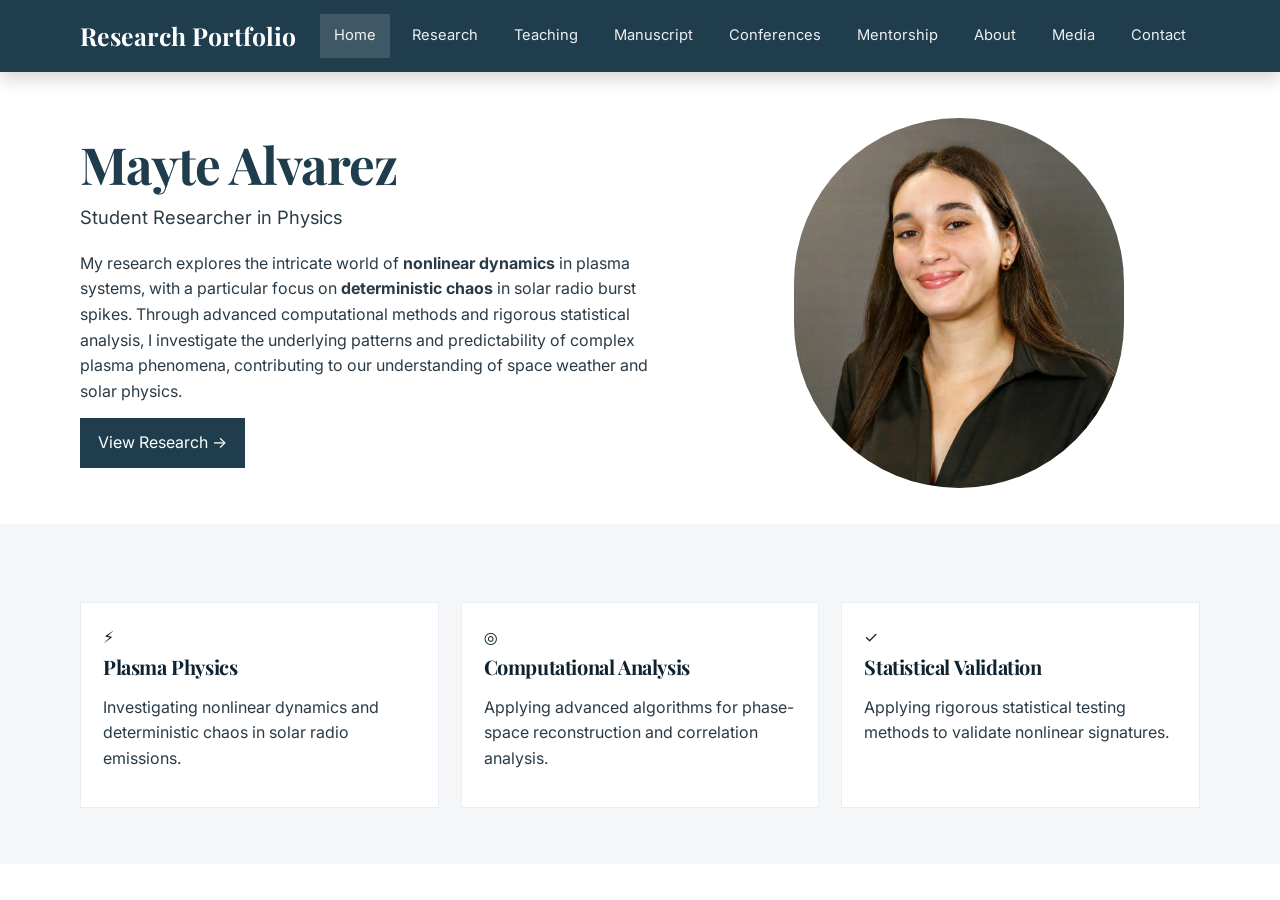
<file: index.html>
<!doctype html>
<html lang="en">
<head>
  <!-- Google tag (gtag.js) -->
<script async src="https://www.googletagmanager.com/gtag/js?id=G-HVRQWMXHXL"></script>
<script>
  window.dataLayer = window.dataLayer || [];
  function gtag(){dataLayer.push(arguments);}
  gtag('js', new Date());

  gtag('config', 'G-HVRQWMXHXL');
</script>
  <meta charset="utf-8" />
  <meta name="viewport" content="width=device-width, initial-scale=1" />
  <title>Mayte Alvarez | Research Portfolio</title>

  <!-- Fonts -->
  <link rel="preconnect" href="https://fonts.googleapis.com">
  <link rel="preconnect" href="https://fonts.gstatic.com" crossorigin>
  <link href="https://fonts.googleapis.com/css2?family=Inter:wght@400;500;600&family=Playfair+Display:wght@600;700&display=swap" rel="stylesheet">

  <!-- CSS -->
  <link rel="stylesheet" href="style.css">
</head>
<body>

  <!-- NAV -->
  <header class="navbar">
    <div class="container nav-inner">
      <a class="brand" href="index.html">Research Portfolio</a>
      <nav class="menu">
        <a href="index.html" class="active">Home</a>
        <a href="research.html">Research</a>
        <a href="teaching.html">Teaching</a>
        <a href="manuscript.html">Manuscript</a>
        <a href="conferences.html">Conferences</a>
        <a href="mentorship.html">Mentorship</a>
        <a href="about.html">About</a>
        <a href="media.html">Media</a>
        <a href="contact.html">Contact</a>
      </nav>
    </div>
  </header>

  <!-- HERO -->
  <main class="container">
    <section class="hero-grid">
      <div>
        <h1 class="hero-title">Mayte Alvarez</h1>
        <p class="hero-sub">Student Researcher in Physics</p>

        <p>
          My research explores the intricate world of <strong>nonlinear dynamics</strong> in plasma systems, with a particular focus on
          <strong>deterministic chaos</strong> in solar radio burst spikes. Through advanced computational methods and rigorous statistical analysis,
          I investigate the underlying patterns and predictability of complex plasma phenomena, contributing to our understanding of space weather and solar physics.
        </p>

        <a class="btn" href="research.html">View Research →</a>
      </div>

      <!-- Headshot -->
      <div style="display:flex; justify-content:center;">
        <!-- Put your photo at: headshot.jpg -->
        <img class="portrait" src="headshot.jpg" alt="Mayte Alvarez headshot">
      </div>
    </section>
  </main>

  <!-- 3 CARDS -->
  <section class="section soft">
    <div class="container">
      <div class="cards3">
        <div class="card">
          <div class="icon">⚡</div>
          <h3>Plasma Physics</h3>
          <p>Investigating nonlinear dynamics and deterministic chaos in solar radio emissions.</p>
        </div>

        <div class="card">
          <div class="icon">◎</div>
          <h3>Computational Analysis</h3>
          <p>Applying advanced algorithms for phase-space reconstruction and correlation analysis.</p>
        </div>

        <div class="card">
          <div class="icon">✓</div>
          <h3>Statistical Validation</h3>
          <p>Applying rigorous statistical testing methods to validate nonlinear signatures.</p>
        </div>
      </div>
    </div>
  </section>

</body>
</html>
</file>
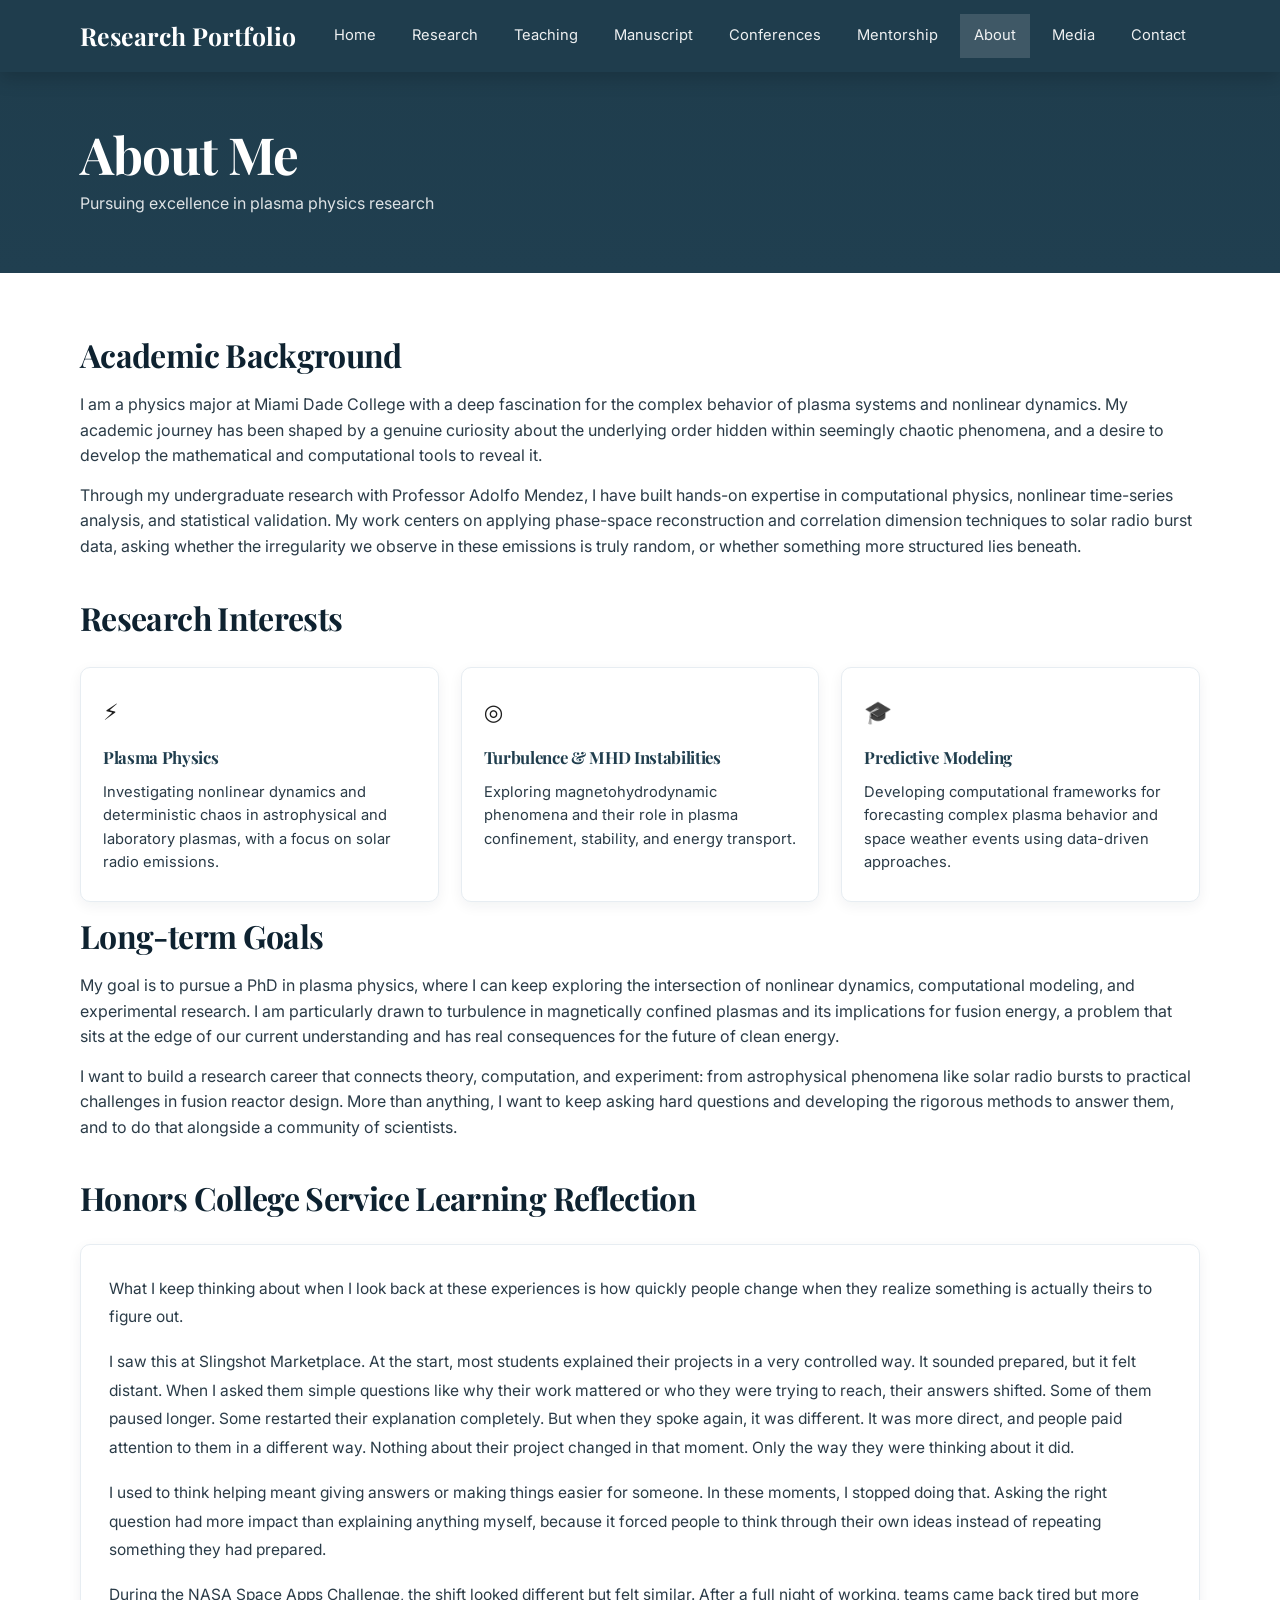
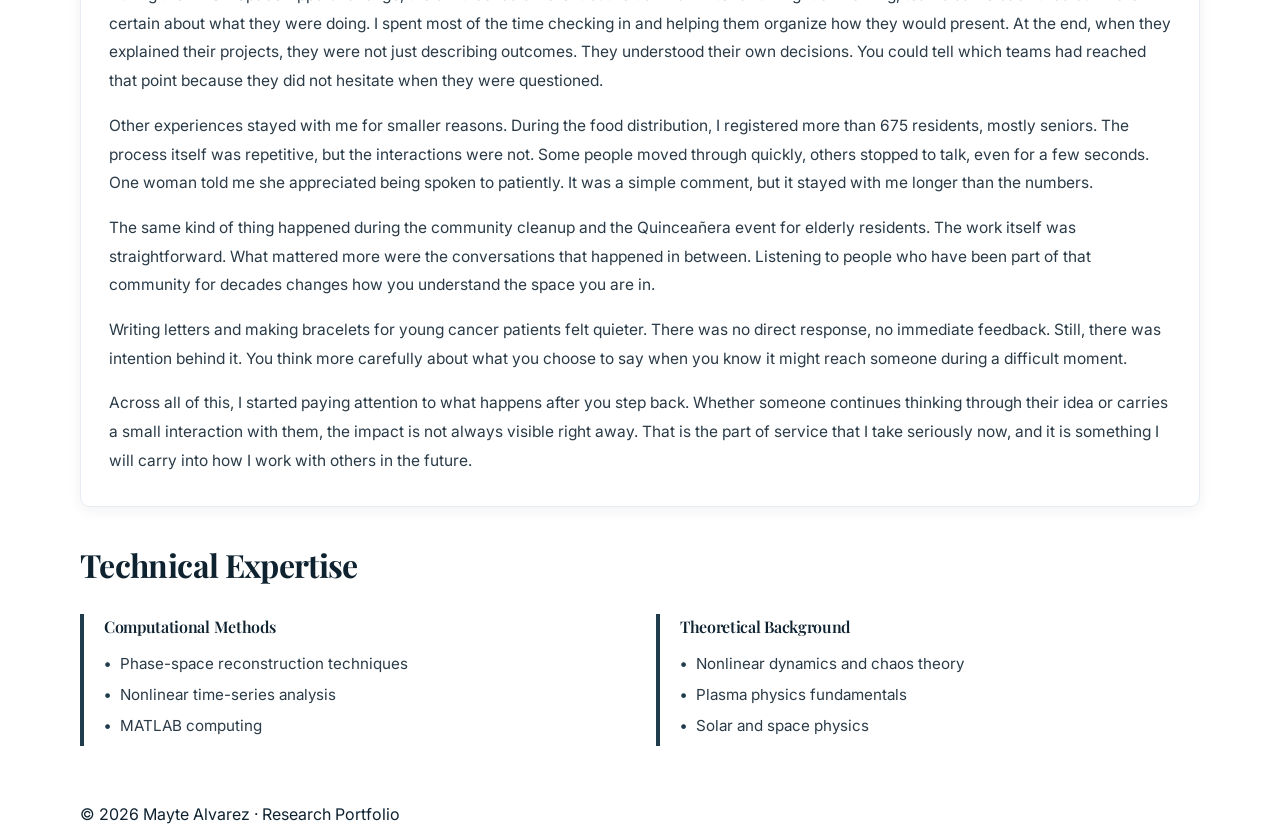
<file: about.html>
<!doctype html>
<html lang="en">
<head>
  <!-- Google tag (gtag.js) -->
  <script async src="https://www.googletagmanager.com/gtag/js?id=G-HVRQWMXHXL"></script>
  <script>
    window.dataLayer = window.dataLayer || [];
    function gtag(){dataLayer.push(arguments);}
    gtag('js', new Date());
    gtag('config', 'G-HVRQWMXHXL');
  </script>

  <meta charset="utf-8" />
  <meta name="viewport" content="width=device-width, initial-scale=1" />
  <title>About | Mayte Alvarez</title>

  <link rel="preconnect" href="https://fonts.googleapis.com">
  <link rel="preconnect" href="https://fonts.gstatic.com" crossorigin>
  <link href="https://fonts.googleapis.com/css2?family=Inter:wght@400;500;600&family=Playfair+Display:wght@600;700&display=swap" rel="stylesheet">

  <link rel="stylesheet" href="style.css">

  <style>
    .interest-cards {
      display: grid;
      grid-template-columns: repeat(3, 1fr);
      gap: 22px;
      margin-top: 24px;
    }
    .interest-card {
      background: var(--card);
      border: 1px solid var(--line);
      border-radius: var(--radius);
      padding: 26px 22px;
      box-shadow: 0 4px 14px rgba(10,30,45,0.06);
    }
    .interest-icon {
      font-size: 1.4rem;
      margin-bottom: 14px;
      display: block;
      filter: grayscale(1);
    }
    .interest-card h3 {
      font-size: 1.05rem;
      color: var(--navy);
      margin: 0 0 10px;
    }
    .interest-card p {
      font-size: 0.92rem;
      color: #2a3b47;
      margin: 0;
      line-height: 1.6;
    }

    .goals-section {
      margin-top: 8px;
    }

    .expertise-grid {
      display: grid;
      grid-template-columns: 1fr 1fr;
      gap: 32px;
      margin-top: 24px;
    }
    .expertise-col {
      border-left: 4px solid var(--navy);
      padding-left: 20px;
    }
    .expertise-col h3 {
      font-size: 1rem;
      font-weight: 600;
      color: var(--ink);
      margin: 0 0 14px;
    }
    .expertise-col ul {
      list-style: none;
      padding: 0;
      margin: 0;
    }
    .expertise-col ul li {
      position: relative;
      padding-left: 16px;
      margin-bottom: 8px;
      font-size: 0.95rem;
      color: #2a3b47;
      line-height: 1.5;
    }
    .expertise-col ul li::before {
      content: "•";
      position: absolute;
      left: 0;
      color: var(--navy);
      font-weight: 700;
    }

    .reflection-card {
      background: var(--card);
      border: 1px solid var(--line);
      border-radius: var(--radius);
      padding: 30px 28px;
      box-shadow: 0 4px 14px rgba(10,30,45,0.06);
      margin-top: 20px;
    }
    .reflection-card p {
      font-size: 0.97rem;
      color: #2a3b47;
      line-height: 1.85;
      margin: 0 0 16px;
    }
    .reflection-card p:last-child {
      margin-bottom: 0;
    }

    @media (max-width: 800px) {
      .interest-cards {
        grid-template-columns: 1fr;
      }
      .expertise-grid {
        grid-template-columns: 1fr;
      }
    }
  </style>
</head>

<body>

  <header class="navbar">
    <div class="container nav-inner">
      <a class="brand" href="index.html">Research Portfolio</a>
      <nav class="menu">
        <a href="index.html">Home</a>
        <a href="research.html">Research</a>
        <a href="teaching.html">Teaching</a>
        <a href="manuscript.html">Manuscript</a>
        <a href="conferences.html">Conferences</a>
        <a href="mentorship.html">Mentorship</a>
        <a href="about.html" class="active">About</a>
        <a href="media.html">Media</a>
        <a href="contact.html">Contact</a>
      </nav>
    </div>
  </header>

  <main>

    <section class="page-hero">
      <div class="container">
        <h1>About Me</h1>
        <p>Pursuing excellence in plasma physics research</p>
      </div>
    </section>

    <section class="section">
      <div class="container">

        <h2>Academic Background</h2>
        <p>I am a physics major at Miami Dade College with a deep fascination for the complex behavior of plasma systems and nonlinear dynamics. My academic journey has been shaped by a genuine curiosity about the underlying order hidden within seemingly chaotic phenomena, and a desire to develop the mathematical and computational tools to reveal it.</p>
        <p>Through my undergraduate research with Professor Adolfo Mendez, I have built hands-on expertise in computational physics, nonlinear time-series analysis, and statistical validation. My work centers on applying phase-space reconstruction and correlation dimension techniques to solar radio burst data, asking whether the irregularity we observe in these emissions is truly random, or whether something more structured lies beneath.</p>

        <div class="mt-32">
          <h2>Research Interests</h2>
          <div class="interest-cards">
            <div class="interest-card">
              <span class="interest-icon">&#9889;</span>
              <h3>Plasma Physics</h3>
              <p>Investigating nonlinear dynamics and deterministic chaos in astrophysical and laboratory plasmas, with a focus on solar radio emissions.</p>
            </div>

            <div class="interest-card">
              <span class="interest-icon">&#9678;</span>
              <h3>Turbulence &amp; MHD Instabilities</h3>
              <p>Exploring magnetohydrodynamic phenomena and their role in plasma confinement, stability, and energy transport.</p>
            </div>

            <div class="interest-card">
              <span class="interest-icon">&#127891;</span>
              <h3>Predictive Modeling</h3>
              <p>Developing computational frameworks for forecasting complex plasma behavior and space weather events using data-driven approaches.</p>
            </div>
          </div>
        </div>

        <div class="mt-32 goals-section">
          <h2>Long-term Goals</h2>
          <p>My goal is to pursue a PhD in plasma physics, where I can keep exploring the intersection of nonlinear dynamics, computational modeling, and experimental research. I am particularly drawn to turbulence in magnetically confined plasmas and its implications for fusion energy, a problem that sits at the edge of our current understanding and has real consequences for the future of clean energy.</p>
          <p>I want to build a research career that connects theory, computation, and experiment: from astrophysical phenomena like solar radio bursts to practical challenges in fusion reactor design. More than anything, I want to keep asking hard questions and developing the rigorous methods to answer them, and to do that alongside a community of scientists.</p>
        </div>

        <div class="mt-32">
          <h2>Honors College Service Learning Reflection</h2>
          <div class="reflection-card">
            <p>What I keep thinking about when I look back at these experiences is how quickly people change when they realize something is actually theirs to figure out.</p>

            <p>I saw this at Slingshot Marketplace. At the start, most students explained their projects in a very controlled way. It sounded prepared, but it felt distant. When I asked them simple questions like why their work mattered or who they were trying to reach, their answers shifted. Some of them paused longer. Some restarted their explanation completely. But when they spoke again, it was different. It was more direct, and people paid attention to them in a different way. Nothing about their project changed in that moment. Only the way they were thinking about it did.</p>

            <p>I used to think helping meant giving answers or making things easier for someone. In these moments, I stopped doing that. Asking the right question had more impact than explaining anything myself, because it forced people to think through their own ideas instead of repeating something they had prepared.</p>

            <p>During the NASA Space Apps Challenge, the shift looked different but felt similar. After a full night of working, teams came back tired but more certain about what they were doing. I spent most of the time checking in and helping them organize how they would present. At the end, when they explained their projects, they were not just describing outcomes. They understood their own decisions. You could tell which teams had reached that point because they did not hesitate when they were questioned.</p>

            <p>Other experiences stayed with me for smaller reasons. During the food distribution, I registered more than 675 residents, mostly seniors. The process itself was repetitive, but the interactions were not. Some people moved through quickly, others stopped to talk, even for a few seconds. One woman told me she appreciated being spoken to patiently. It was a simple comment, but it stayed with me longer than the numbers.</p>

            <p>The same kind of thing happened during the community cleanup and the Quinceañera event for elderly residents. The work itself was straightforward. What mattered more were the conversations that happened in between. Listening to people who have been part of that community for decades changes how you understand the space you are in.</p>

            <p>Writing letters and making bracelets for young cancer patients felt quieter. There was no direct response, no immediate feedback. Still, there was intention behind it. You think more carefully about what you choose to say when you know it might reach someone during a difficult moment.</p>

            <p>Across all of this, I started paying attention to what happens after you step back. Whether someone continues thinking through their idea or carries a small interaction with them, the impact is not always visible right away. That is the part of service that I take seriously now, and it is something I will carry into how I work with others in the future.</p>
          </div>
        </div>

        <div class="mt-32">
          <h2>Technical Expertise</h2>
          <div class="expertise-grid">
            <div class="expertise-col">
              <h3>Computational Methods</h3>
              <ul>
                <li>Phase-space reconstruction techniques</li>
                <li>Nonlinear time-series analysis</li>
                <li>MATLAB computing</li>
              </ul>
            </div>

            <div class="expertise-col">
              <h3>Theoretical Background</h3>
              <ul>
                <li>Nonlinear dynamics and chaos theory</li>
                <li>Plasma physics fundamentals</li>
                <li>Solar and space physics</li>
              </ul>
            </div>
          </div>
        </div>

      </div>
    </section>
  </main>

  <footer>
    <div class="container">
      <span>© <span id="y"></span> Mayte Alvarez · Research Portfolio</span>
    </div>
    <script>
      document.getElementById('y').textContent = new Date().getFullYear();
    </script>
  </footer>

</body>
</html>
</file>
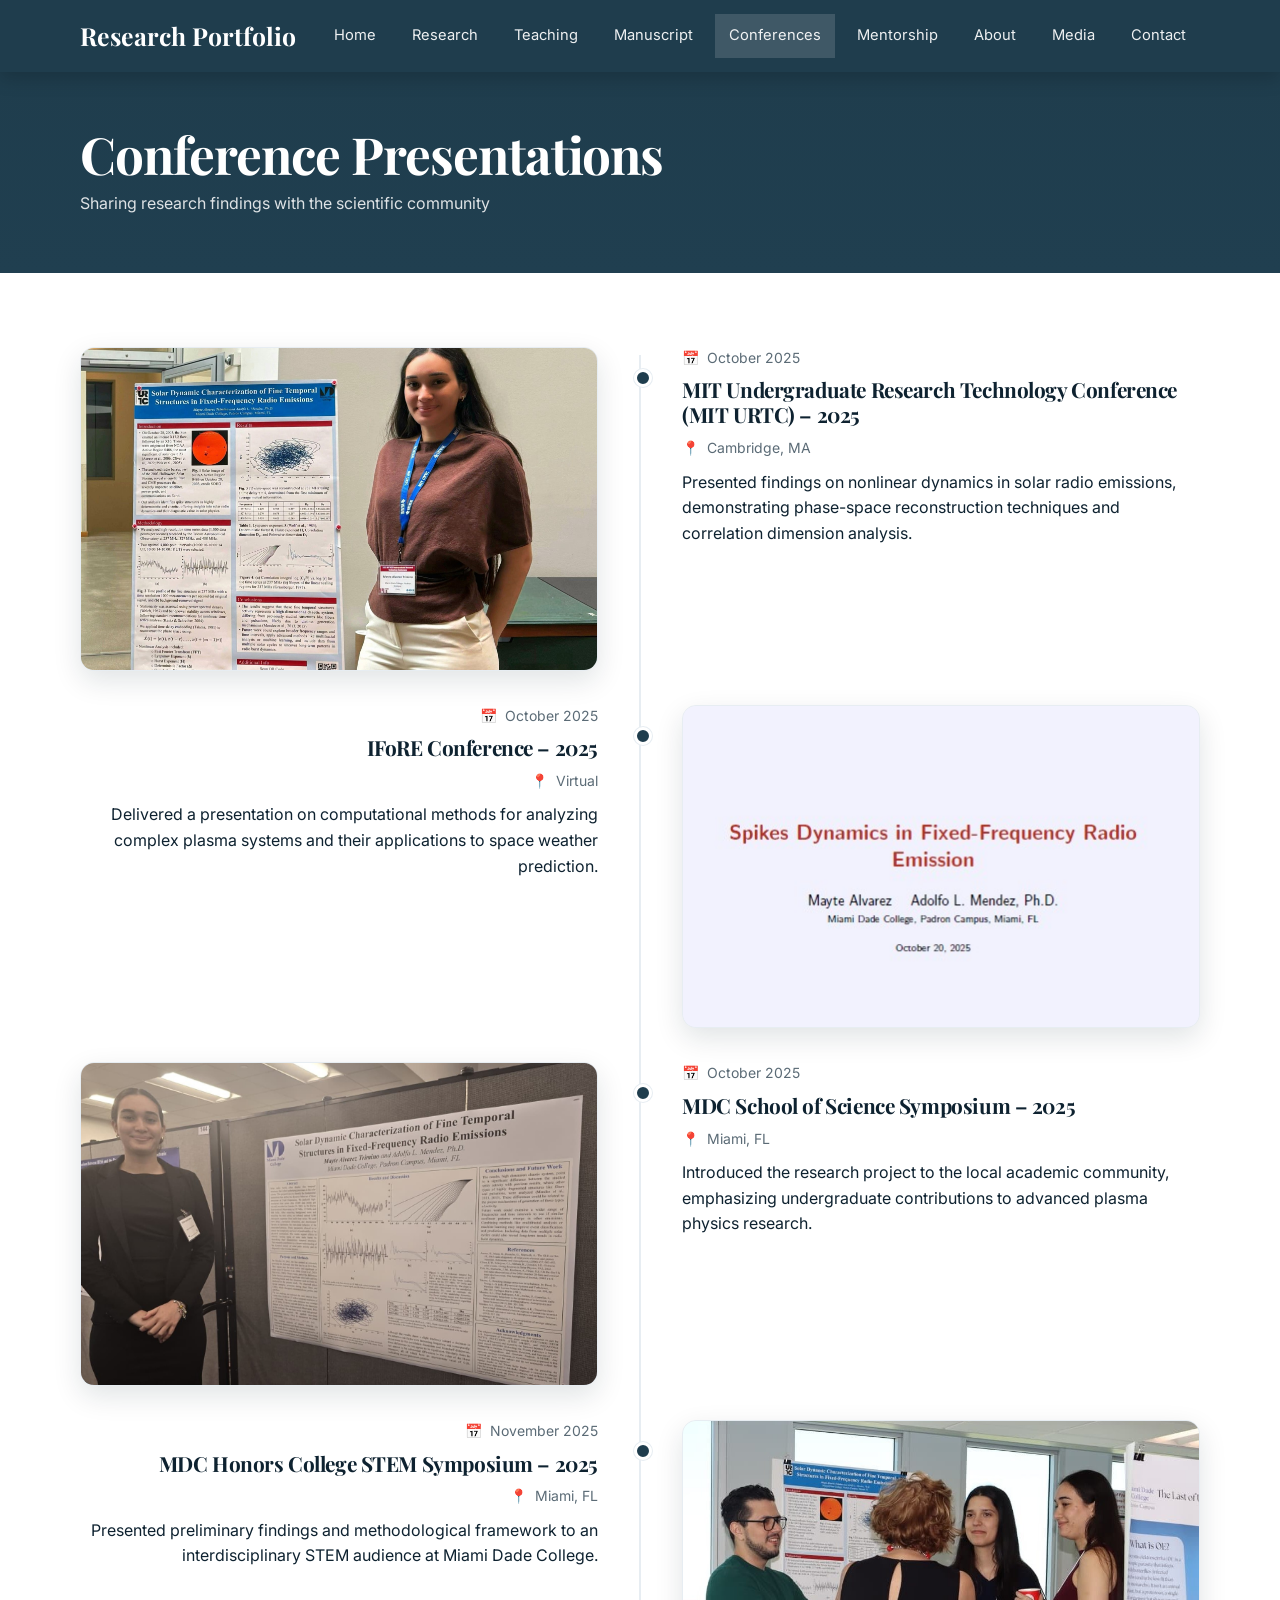
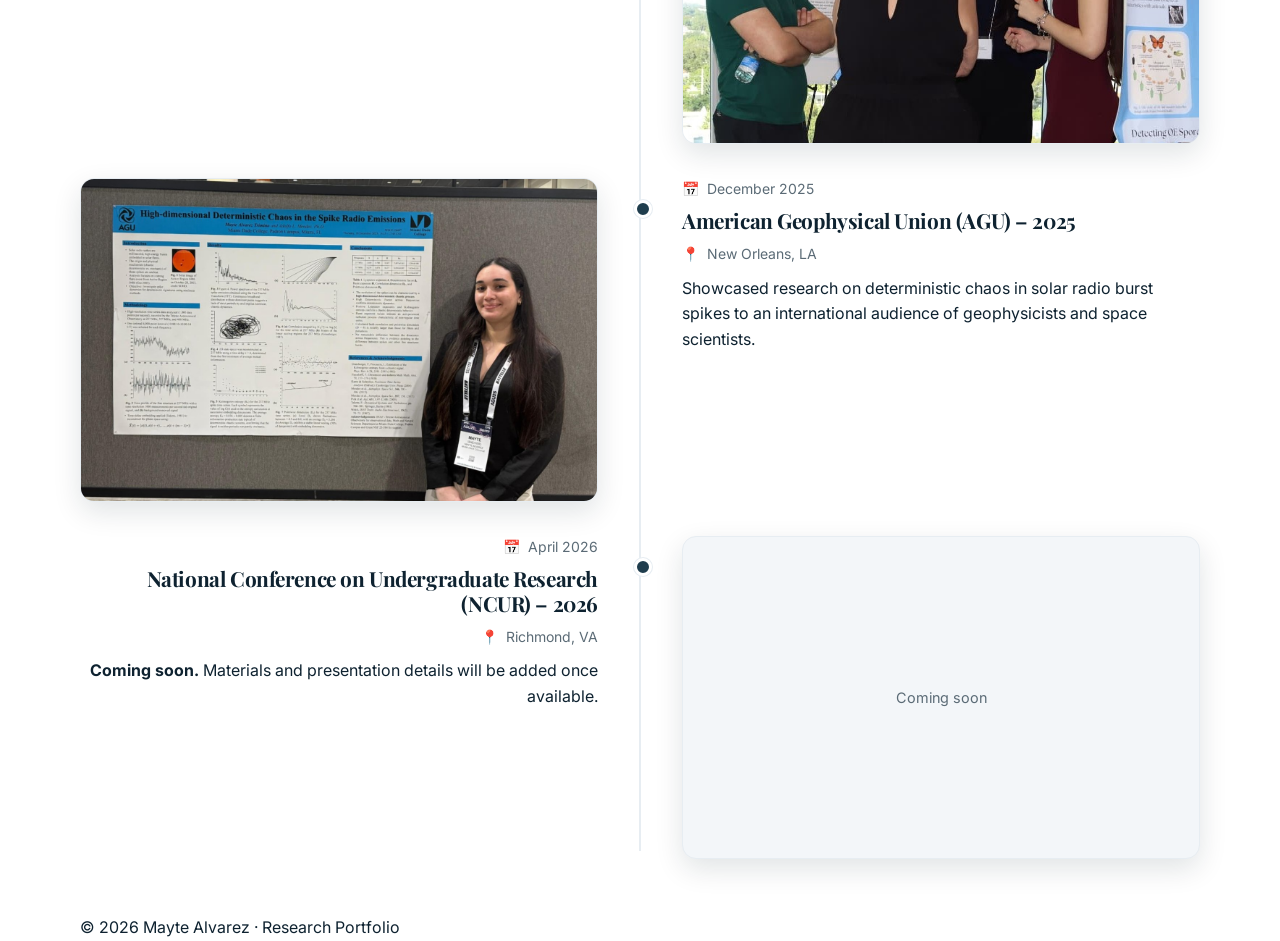
<file: conferences.html>
<!doctype html>
<html lang="en">
<head>
  <meta charset="utf-8" />
  <meta name="viewport" content="width=device-width, initial-scale=1" />
  <title>Conferences | Mayte Alvarez</title>
  <link rel="preconnect" href="https://fonts.googleapis.com">
  <link rel="preconnect" href="https://fonts.gstatic.com" crossorigin>
  <link href="https://fonts.googleapis.com/css2?family=Inter:wght@400;500;600&family=Playfair+Display:wght@600;700&display=swap" rel="stylesheet">
  <link rel="stylesheet" href="style.css" />
</head>

<body>

  <!-- NAV -->
  <header class="navbar">
    <div class="container nav-inner">
      <a class="brand" href="index.html">Research Portfolio</a>
      <nav class="menu">
        <a href="index.html">Home</a>
        <a href="research.html">Research</a>
        <a href="teaching.html">Teaching</a>
        <a href="manuscript.html">Manuscript</a>
        <a href="conferences.html" class="active">Conferences</a>
        <a href="mentorship.html">Mentorship</a>
        <a href="about.html">About</a>
        <a href="media.html">Media</a>
        <a href="contact.html">Contact</a>
      </nav>
    </div>
  </header>

  <main>
    <section class="page-hero">
      <div class="container">
        <h1>Conference Presentations</h1>
        <p>Sharing research findings with the scientific community</p>
      </div>
    </section>

    <section class="section">
      <div class="container">
        <div class="timeline">

          <!-- MIT URTC — October 2025 -->
          <div class="timeline-item">
            <div class="timeline-left">
              <div class="timeline-date"><span class="tl-icon">📅</span> October 2025</div>
              <h3 class="timeline-title">MIT Undergraduate Research Technology Conference (MIT URTC) – 2025</h3>
              <div class="timeline-loc"><span class="tl-icon">📍</span> Cambridge, MA</div>
              <p class="timeline-text">
                Presented findings on nonlinear dynamics in solar radio emissions, demonstrating phase-space reconstruction techniques and correlation dimension analysis.
              </p>
            </div>
            <div class="timeline-right">
              <div class="timeline-photo">
                <img src="conf-mit-urtc-2025.jpg" alt="MIT URTC 2025">
              </div>
            </div>
          </div>

          <!-- IFoRE — October 2025 -->
          <div class="timeline-item">
            <div class="timeline-left">
              <div class="timeline-date"><span class="tl-icon">📅</span> October 2025</div>
              <h3 class="timeline-title">IFoRE Conference – 2025</h3>
              <div class="timeline-loc"><span class="tl-icon">📍</span> Virtual</div>
              <p class="timeline-text">
                Delivered a presentation on computational methods for analyzing complex plasma systems and their applications to space weather prediction.
              </p>
            </div>
            <div class="timeline-right">
              <div class="timeline-photo">
                <img src="conf-ifore-2025.jpg" alt="IFoRE 2025">
              </div>
            </div>
          </div>

          <!-- MDC School of Science Symposium — October 2025 -->
          <div class="timeline-item">
            <div class="timeline-left">
              <div class="timeline-date"><span class="tl-icon">📅</span> October 2025</div>
              <h3 class="timeline-title">MDC School of Science Symposium – 2025</h3>
              <div class="timeline-loc"><span class="tl-icon">📍</span> Miami, FL</div>
              <p class="timeline-text">
                Introduced the research project to the local academic community, emphasizing undergraduate contributions to advanced plasma physics research.
              </p>
            </div>
            <div class="timeline-right">
              <div class="timeline-photo">
                <img src="conf-mdc-school-of-science-2025.jpg" alt="MDC School of Science Symposium 2025">
              </div>
            </div>
          </div>

          <!-- MDC Honors College STEM Symposium — November 2025 -->
          <div class="timeline-item">
            <div class="timeline-left">
              <div class="timeline-date"><span class="tl-icon">📅</span> November 2025</div>
              <h3 class="timeline-title">MDC Honors College STEM Symposium – 2025</h3>
              <div class="timeline-loc"><span class="tl-icon">📍</span> Miami, FL</div>
              <p class="timeline-text">
                Presented preliminary findings and methodological framework to an interdisciplinary STEM audience at Miami Dade College.
              </p>
            </div>
            <div class="timeline-right">
              <div class="timeline-photo">
                <img src="conf-mdc-honors-stem-2025.jpg" alt="MDC Honors College STEM Symposium 2025">
              </div>
            </div>
          </div>

          <!-- AGU — December 2025 -->
          <div class="timeline-item">
            <div class="timeline-left">
              <div class="timeline-date"><span class="tl-icon">📅</span> December 2025</div>
              <h3 class="timeline-title">American Geophysical Union (AGU) – 2025</h3>
              <div class="timeline-loc"><span class="tl-icon">📍</span> New Orleans, LA</div>
              <p class="timeline-text">
                Showcased research on deterministic chaos in solar radio burst spikes to an international audience of geophysicists and space scientists.
              </p>
            </div>
            <div class="timeline-right">
              <div class="timeline-photo">
                <img src="conf-agu-2025.jpg" alt="AGU 2025">
              </div>
            </div>
          </div>

          <!-- NCUR — April 2026 -->
          <div class="timeline-item">
            <div class="timeline-left">
              <div class="timeline-date"><span class="tl-icon">📅</span> April 2026</div>
              <h3 class="timeline-title">National Conference on Undergraduate Research (NCUR) – 2026</h3>
              <div class="timeline-loc"><span class="tl-icon">📍</span> Richmond, VA</div>
              <p class="timeline-text">
                <strong>Coming soon.</strong> Materials and presentation details will be added once available.
              </p>
            </div>
            <div class="timeline-right">
              <div class="timeline-photo timeline-photo--empty">
                <span>Coming soon</span>
              </div>
            </div>
          </div>

        </div><!-- /timeline -->
      </div>
    </section>
  </main>

  <footer>
    <div class="container">
      <span>© <span id="y"></span> Mayte Alvarez · Research Portfolio</span>
    </div>
    <script>document.getElementById('y').textContent=new Date().getFullYear();</script>
  </footer>

</body>
</html>

<!-- Google tag (gtag.js) -->
<script async src="https://www.googletagmanager.com/gtag/js?id=G-HVRQWMXHXL"></script>
<script>
  window.dataLayer = window.dataLayer || [];
  function gtag(){dataLayer.push(arguments);}
  gtag('js', new Date());

  gtag('config', 'G-HVRQWMXHXL');
</script>
</file>
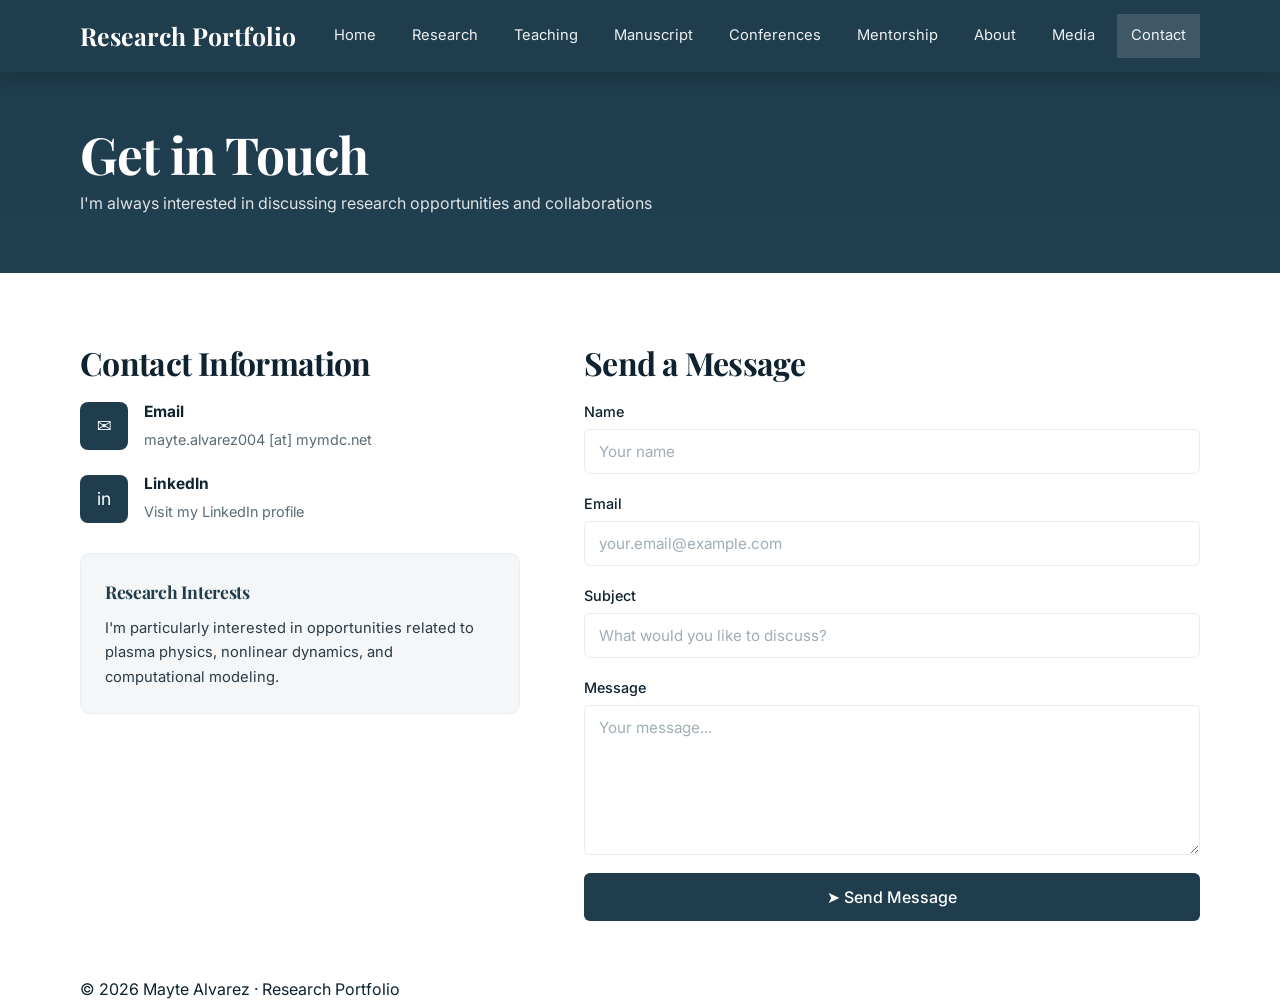
<file: contact.html>
<!doctype html>
<html lang="en">
<head>
  <meta charset="utf-8" />
  <meta name="viewport" content="width=device-width, initial-scale=1" />
  <title>Contact | Mayte Alvarez</title>
  <link rel="preconnect" href="https://fonts.googleapis.com">
  <link rel="preconnect" href="https://fonts.gstatic.com" crossorigin>
  <link href="https://fonts.googleapis.com/css2?family=Inter:wght@400;500;600&family=Playfair+Display:wght@600;700&display=swap" rel="stylesheet">
  <link rel="stylesheet" href="style.css">
  <style>
    .contact-grid {
      display: grid;
      grid-template-columns: 1fr 1.4fr;
      gap: 64px;
      align-items: start;
      padding-top: 8px;
    }
    .contact-item {
      display: flex;
      align-items: center;
      gap: 16px;
      margin-bottom: 20px;
    }
    .contact-icon {
      width: 48px;
      height: 48px;
      background: var(--navy);
      border-radius: 8px;
      display: flex;
      align-items: center;
      justify-content: center;
      flex-shrink: 0;
      color: #fff;
      font-size: 1.1rem;
    }
    .contact-item-text strong {
      display: block;
      font-size: 0.97rem;
      color: var(--ink);
      margin-bottom: 2px;
    }
    .contact-item-text a,
    .contact-item-text span {
      font-size: 0.9rem;
      color: var(--muted);
      text-decoration: none;
      word-break: break-all;
    }
    .contact-item-text a:hover {
      color: var(--navy);
      text-decoration: underline;
    }
    .interests-box {
      background: var(--soft);
      border: 1px solid var(--line);
      border-radius: var(--radius);
      padding: 24px;
      margin-top: 28px;
    }
    .interests-box h3 { margin: 0 0 10px; font-size: 1.1rem; color: var(--navy); }
    .interests-box p  { font-size: 0.92rem; color: #2a3b47; margin: 0; line-height: 1.65; }
    .contact-form { display: flex; flex-direction: column; gap: 18px; }
    .form-group { display: flex; flex-direction: column; gap: 6px; }
    .form-group label { font-size: 0.9rem; font-weight: 500; color: var(--ink); }
    .form-group input,
    .form-group textarea {
      width: 100%;
      padding: 12px 14px;
      border: 1px solid var(--line);
      border-radius: 6px;
      font-family: inherit;
      font-size: 0.95rem;
      color: var(--ink);
      background: #fff;
      outline: none;
      transition: border-color 0.2s;
      box-sizing: border-box;
    }
    .form-group input:focus,
    .form-group textarea:focus { border-color: var(--navy); }
    .form-group input::placeholder,
    .form-group textarea::placeholder { color: #a0adb5; }
    .form-group textarea { resize: vertical; min-height: 150px; }
    .btn-send {
      display: flex;
      align-items: center;
      justify-content: center;
      gap: 8px;
      padding: 14px 24px;
      background: var(--navy);
      color: #fff;
      border: none;
      border-radius: 6px;
      font-family: inherit;
      font-size: 1rem;
      font-weight: 500;
      cursor: pointer;
      transition: background 0.2s;
      width: 100%;
    }
    .btn-send:hover { background: var(--navy2); }
    @media (max-width: 800px) {
      .contact-grid { grid-template-columns: 1fr; gap: 40px; }
    }
  </style>
</head>
<body>

  <header class="navbar">
    <div class="container nav-inner">
      <a class="brand" href="index.html">Research Portfolio</a>
      <nav class="menu">
        <a href="index.html">Home</a>
        <a href="research.html">Research</a>
        <a href="teaching.html">Teaching</a>
        <a href="manuscript.html">Manuscript</a>
        <a href="conferences.html">Conferences</a>
        <a href="mentorship.html">Mentorship</a>
        <a href="about.html">About</a>
        <a href="media.html">Media</a>
        <a href="contact.html" class="active">Contact</a>
      </nav>
    </div>
  </header>

  <main>
    <section class="page-hero">
      <div class="container">
        <h1>Get in Touch</h1>
        <p>I'm always interested in discussing research opportunities and collaborations</p>
      </div>
    </section>

    <section class="section">
      <div class="container">
        <div class="contact-grid">

          <!-- Left: info -->
          <div>
            <h2>Contact Information</h2>

            <div class="contact-item">
              <div class="contact-icon">&#9993;</div>
              <div class="contact-item-text">
                <strong>Email</strong>
                <span>mayte.alvarez004 [at] mymdc.net</span>
              </div>
            </div>

            <div class="contact-item">
              <div class="contact-icon">in</div>
              <div class="contact-item-text">
                <strong>LinkedIn</strong>
                <a href="https://linkedin.com/in/mayte-a-5245a3346" target="_blank" rel="noopener">Visit my LinkedIn profile</a>
              </div>
            </div>

            <div class="interests-box">
              <h3>Research Interests</h3>
              <p>I'm particularly interested in opportunities related to plasma physics, nonlinear dynamics, and computational modeling.</p>
            </div>
          </div>

          <!-- Right: form -->
          <div>
            <h2>Send a Message</h2>
            <form
              class="contact-form"
              action="https://formsubmit.co/maytealv04@gmail.com"
              method="POST"
            >
              <input type="hidden" name="_captcha" value="false">
              <input type="hidden" name="_subject" value="New message from your portfolio">
              <input type="hidden" name="_next" value="">

              <div class="form-group">
                <label for="name">Name</label>
                <input type="text" id="name" name="name" placeholder="Your name" required>
              </div>

              <div class="form-group">
                <label for="email">Email</label>
                <input type="email" id="email" name="email" placeholder="your.email@example.com" required>
              </div>

              <div class="form-group">
                <label for="subject">Subject</label>
                <input type="text" id="subject" name="subject" placeholder="What would you like to discuss?">
              </div>

              <div class="form-group">
                <label for="message">Message</label>
                <textarea id="message" name="message" placeholder="Your message..." required></textarea>
              </div>

              <button type="submit" class="btn-send">
                &#10148; Send Message
              </button>
            </form>
          </div>

        </div>
      </div>
    </section>
  </main>

  <footer>
    <div class="container">
      <span>© <span id="y"></span> Mayte Alvarez · Research Portfolio</span>
    </div>
    <script>document.getElementById('y').textContent=new Date().getFullYear();</script>
  </footer>

</body>
</html>
</file>
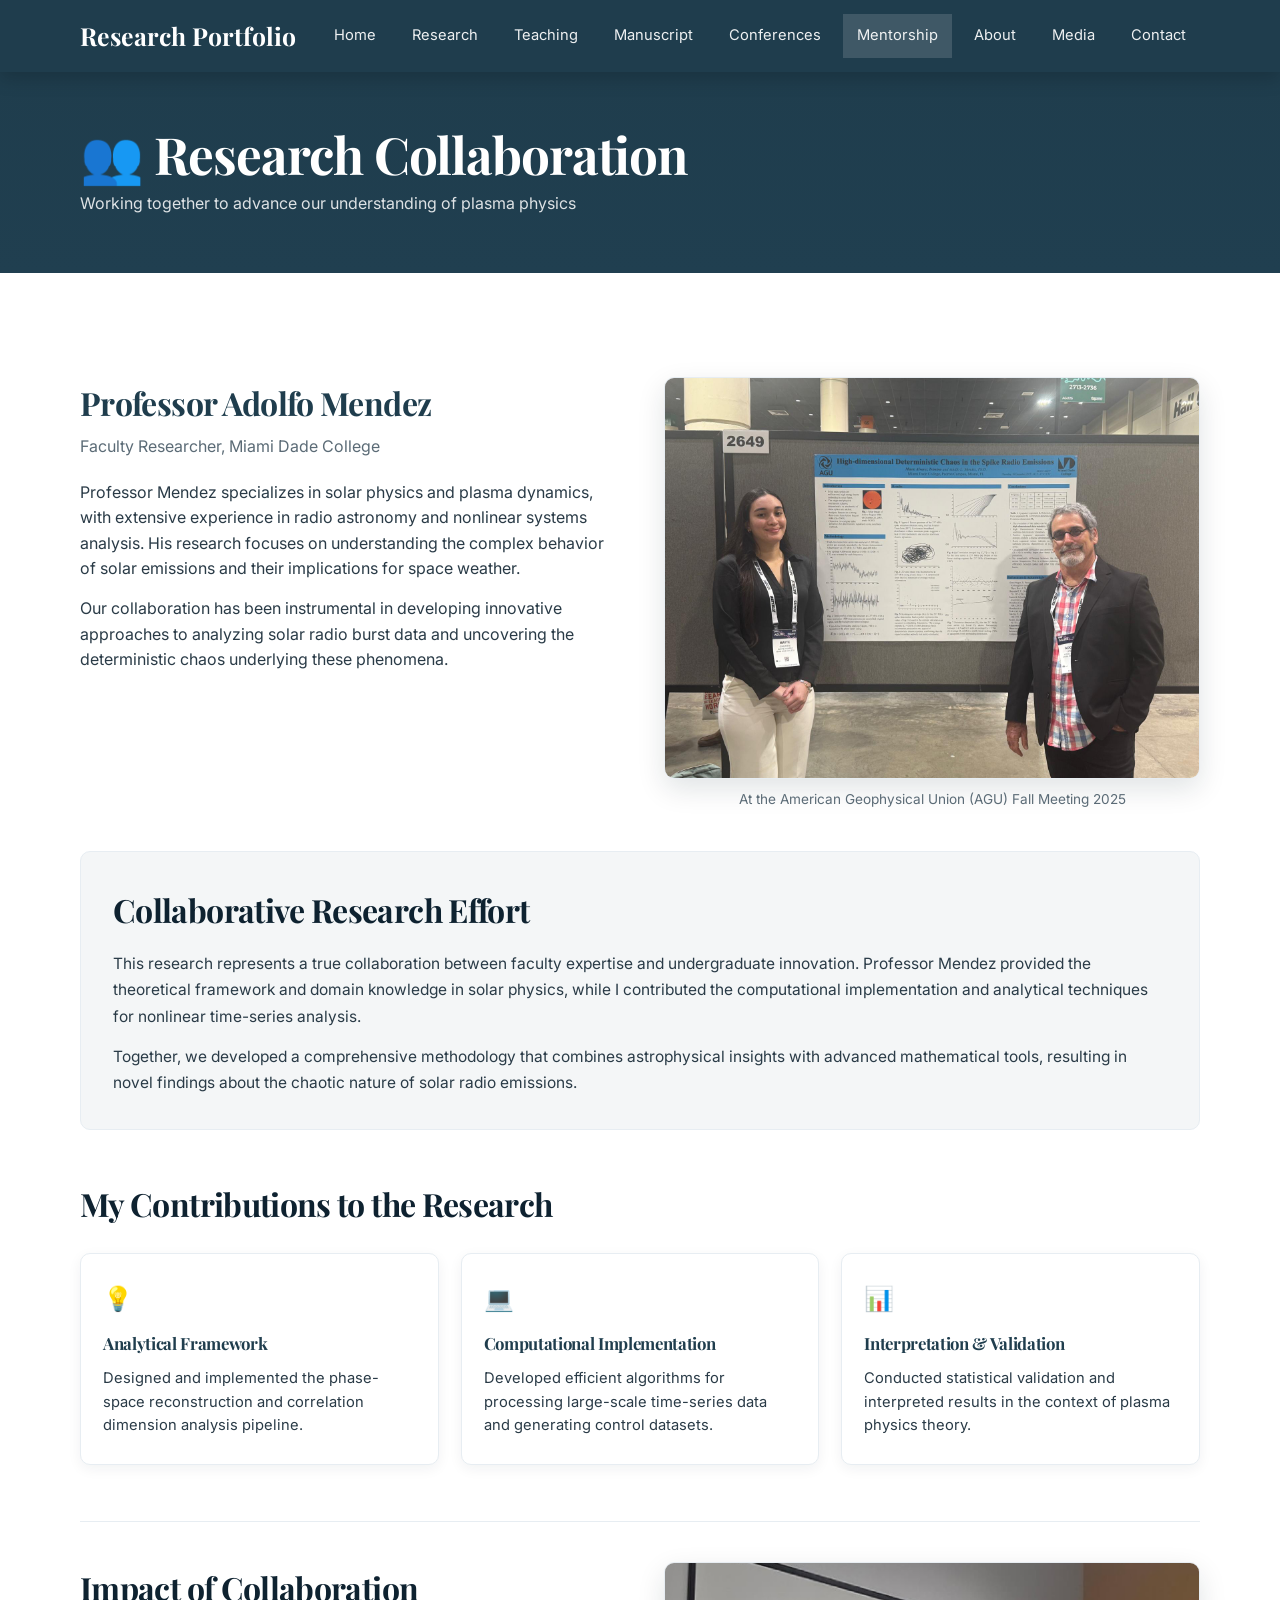
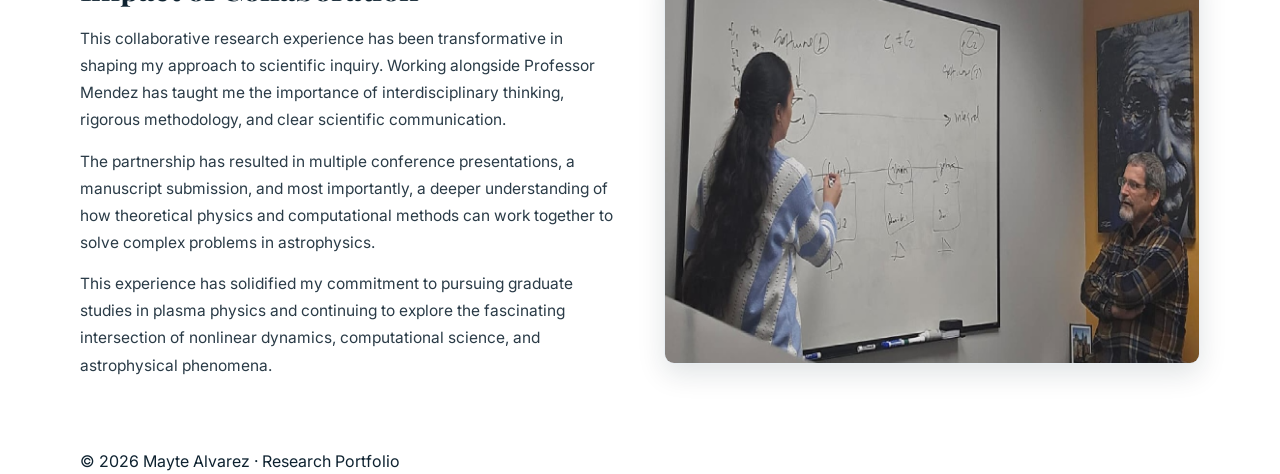
<file: mentorship.html>
<!doctype html>
<html lang="en">
<head>
  <meta charset="utf-8" />
  <meta name="viewport" content="width=device-width, initial-scale=1" />
  <title>Mentorship | Mayte Alvarez</title>
  <link rel="preconnect" href="https://fonts.googleapis.com">
  <link rel="preconnect" href="https://fonts.gstatic.com" crossorigin>
  <link href="https://fonts.googleapis.com/css2?family=Inter:wght@400;500;600&family=Playfair+Display:wght@600;700&display=swap" rel="stylesheet">
  <link rel="stylesheet" href="style.css">
  <style>
    /* ── Mentorship-specific styles ── */

    .mentor-profile {
      display: grid;
      grid-template-columns: 1fr 1fr;
      gap: 48px;
      align-items: start;
      padding: 48px 0 32px;
    }

    .mentor-name {
      font-size: clamp(1.5rem, 2.5vw, 2rem);
      color: var(--navy);
      margin: 0 0 6px;
    }

    .mentor-role {
      font-size: 1rem;
      color: var(--muted);
      margin: 0 0 20px;
    }

    .mentor-photo-wrap {
      display: flex;
      flex-direction: column;
      gap: 10px;
    }

    .mentor-photo {
      width: 100%;
      border-radius: var(--radius);
      border: 1px solid var(--line);
      box-shadow: var(--shadow);
      object-fit: cover;
      aspect-ratio: 4/3;
    }

    .mentor-caption {
      font-size: 0.85rem;
      color: var(--muted);
      text-align: center;
      margin: 0;
    }

    .collab-box {
      background: var(--soft);
      border: 1px solid var(--line);
      border-radius: var(--radius);
      padding: 32px;
      margin: 8px 0 48px;
    }

    .collab-box h2 {
      margin-bottom: 16px;
    }

    .collab-box p {
      font-size: 0.97rem;
      line-height: 1.7;
    }

    .contributions-grid {
      display: grid;
      grid-template-columns: repeat(3, 1fr);
      gap: 22px;
      margin-top: 24px;
    }

    .contrib-card {
      background: var(--card);
      border: 1px solid var(--line);
      border-radius: var(--radius);
      padding: 26px 22px;
      box-shadow: 0 4px 14px rgba(10,30,45,0.06);
    }

    .contrib-icon {
      font-size: 1.5rem;
      margin-bottom: 12px;
      color: var(--navy);
      display: block;
    }

    .contrib-card h3 {
      font-size: 1.05rem;
      color: var(--navy);
      margin: 0 0 10px;
    }

    .contrib-card p {
      font-size: 0.92rem;
      color: #2a3b47;
      margin: 0;
      line-height: 1.6;
    }

    .impact-section {
      margin-top: 56px;
      padding-top: 40px;
      border-top: 1px solid var(--line);
    }

    .impact-grid {
      display: grid;
      grid-template-columns: 1fr 1fr;
      gap: 48px;
      align-items: start;
    }

    .impact-grid p {
      font-size: 0.97rem;
      line-height: 1.75;
    }

    .impact-photo {
      width: 100%;
      border-radius: var(--radius);
      border: 1px solid var(--line);
      box-shadow: var(--shadow);
      object-fit: cover;
      aspect-ratio: 4/3;
    }

    @media (max-width: 800px) {
      .mentor-profile { grid-template-columns: 1fr; }
      .contributions-grid { grid-template-columns: 1fr; }
      .impact-grid { grid-template-columns: 1fr; }
    }
  </style>
</head>
<body>

  <!-- NAV -->
  <header class="navbar">
    <div class="container nav-inner">
      <a class="brand" href="index.html">Research Portfolio</a>
      <nav class="menu">
        <a href="index.html">Home</a>
        <a href="research.html">Research</a>
        <a href="teaching.html">Teaching</a>
        <a href="manuscript.html">Manuscript</a>
        <a href="conferences.html">Conferences</a>
        <a href="mentorship.html" class="active">Mentorship</a>
        <a href="about.html">About</a>
        <a href="media.html">Media</a>
        <a href="contact.html">Contact</a>
      </nav>
    </div>
  </header>

  <main>

    <!-- Hero banner -->
    <section class="page-hero">
      <div class="container">
        <h1>👥 Research Collaboration</h1>
        <p>Working together to advance our understanding of plasma physics</p>
      </div>
    </section>

    <!-- Mentor Profile -->
    <section class="section">
      <div class="container">

        <div class="mentor-profile">
          <!-- Left: text -->
          <div>
            <h2 class="mentor-name">Professor Adolfo Mendez</h2>
            <p class="mentor-role">Faculty Researcher, Miami Dade College</p>
            <p>Professor Mendez specializes in solar physics and plasma dynamics, with extensive experience in radio astronomy and nonlinear systems analysis. His research focuses on understanding the complex behavior of solar emissions and their implications for space weather.</p>
            <p>Our collaboration has been instrumental in developing innovative approaches to analyzing solar radio burst data and uncovering the deterministic chaos underlying these phenomena.</p>
          </div>

          <!-- Right: photo -->
          <div class="mentor-photo-wrap">
            <img class="mentor-photo" src="mentor-mendez.jpg" alt="Mayte Alvarez and Professor Adolfo Mendez at AGU conference">
            <p class="mentor-caption">At the American Geophysical Union (AGU) Fall Meeting 2025</p>
          </div>
        </div>

        <!-- Collaborative Research Effort -->
        <div class="collab-box">
          <h2>Collaborative Research Effort</h2>
          <p>This research represents a true collaboration between faculty expertise and undergraduate innovation. Professor Mendez provided the theoretical framework and domain knowledge in solar physics, while I contributed the computational implementation and analytical techniques for nonlinear time-series analysis.</p>
          <p style="margin-bottom:0;">Together, we developed a comprehensive methodology that combines astrophysical insights with advanced mathematical tools, resulting in novel findings about the chaotic nature of solar radio emissions.</p>
        </div>

        <!-- My Contributions -->
        <h2>My Contributions to the Research</h2>
        <div class="contributions-grid">

          <div class="contrib-card">
            <span class="contrib-icon">💡</span>
            <h3>Analytical Framework</h3>
            <p>Designed and implemented the phase-space reconstruction and correlation dimension analysis pipeline.</p>
          </div>

          <div class="contrib-card">
            <span class="contrib-icon">💻</span>
            <h3>Computational Implementation</h3>
            <p>Developed efficient algorithms for processing large-scale time-series data and generating control datasets.</p>
          </div>

          <div class="contrib-card">
            <span class="contrib-icon">📊</span>
            <h3>Interpretation &amp; Validation</h3>
            <p>Conducted statistical validation and interpreted results in the context of plasma physics theory.</p>
          </div>

        </div>

        <!-- Impact -->
        <div class="impact-section">
          <div class="impact-grid">
            <!-- Left: text -->
            <div>
              <h2>Impact of Collaboration</h2>
              <p>This collaborative research experience has been transformative in shaping my approach to scientific inquiry. Working alongside Professor Mendez has taught me the importance of interdisciplinary thinking, rigorous methodology, and clear scientific communication.</p>
              <p>The partnership has resulted in multiple conference presentations, a manuscript submission, and most importantly, a deeper understanding of how theoretical physics and computational methods can work together to solve complex problems in astrophysics.</p>
              <p>This experience has solidified my commitment to pursuing graduate studies in plasma physics and continuing to explore the fascinating intersection of nonlinear dynamics, computational science, and astrophysical phenomena.</p>
            </div>
            <!-- Right: photo -->
            <div>
              <img class="impact-photo" src="mentor-mendez-2.jpg" alt="Collaboration photo">
            </div>
          </div>
        </div>

      </div>
    </section>

  </main>

  <footer>
    <div class="container">
      <span>© <span id="y"></span> Mayte Alvarez · Research Portfolio</span>
    </div>
    <script>document.getElementById('y').textContent=new Date().getFullYear();</script>
  </footer>

</body>
</html>
</file>
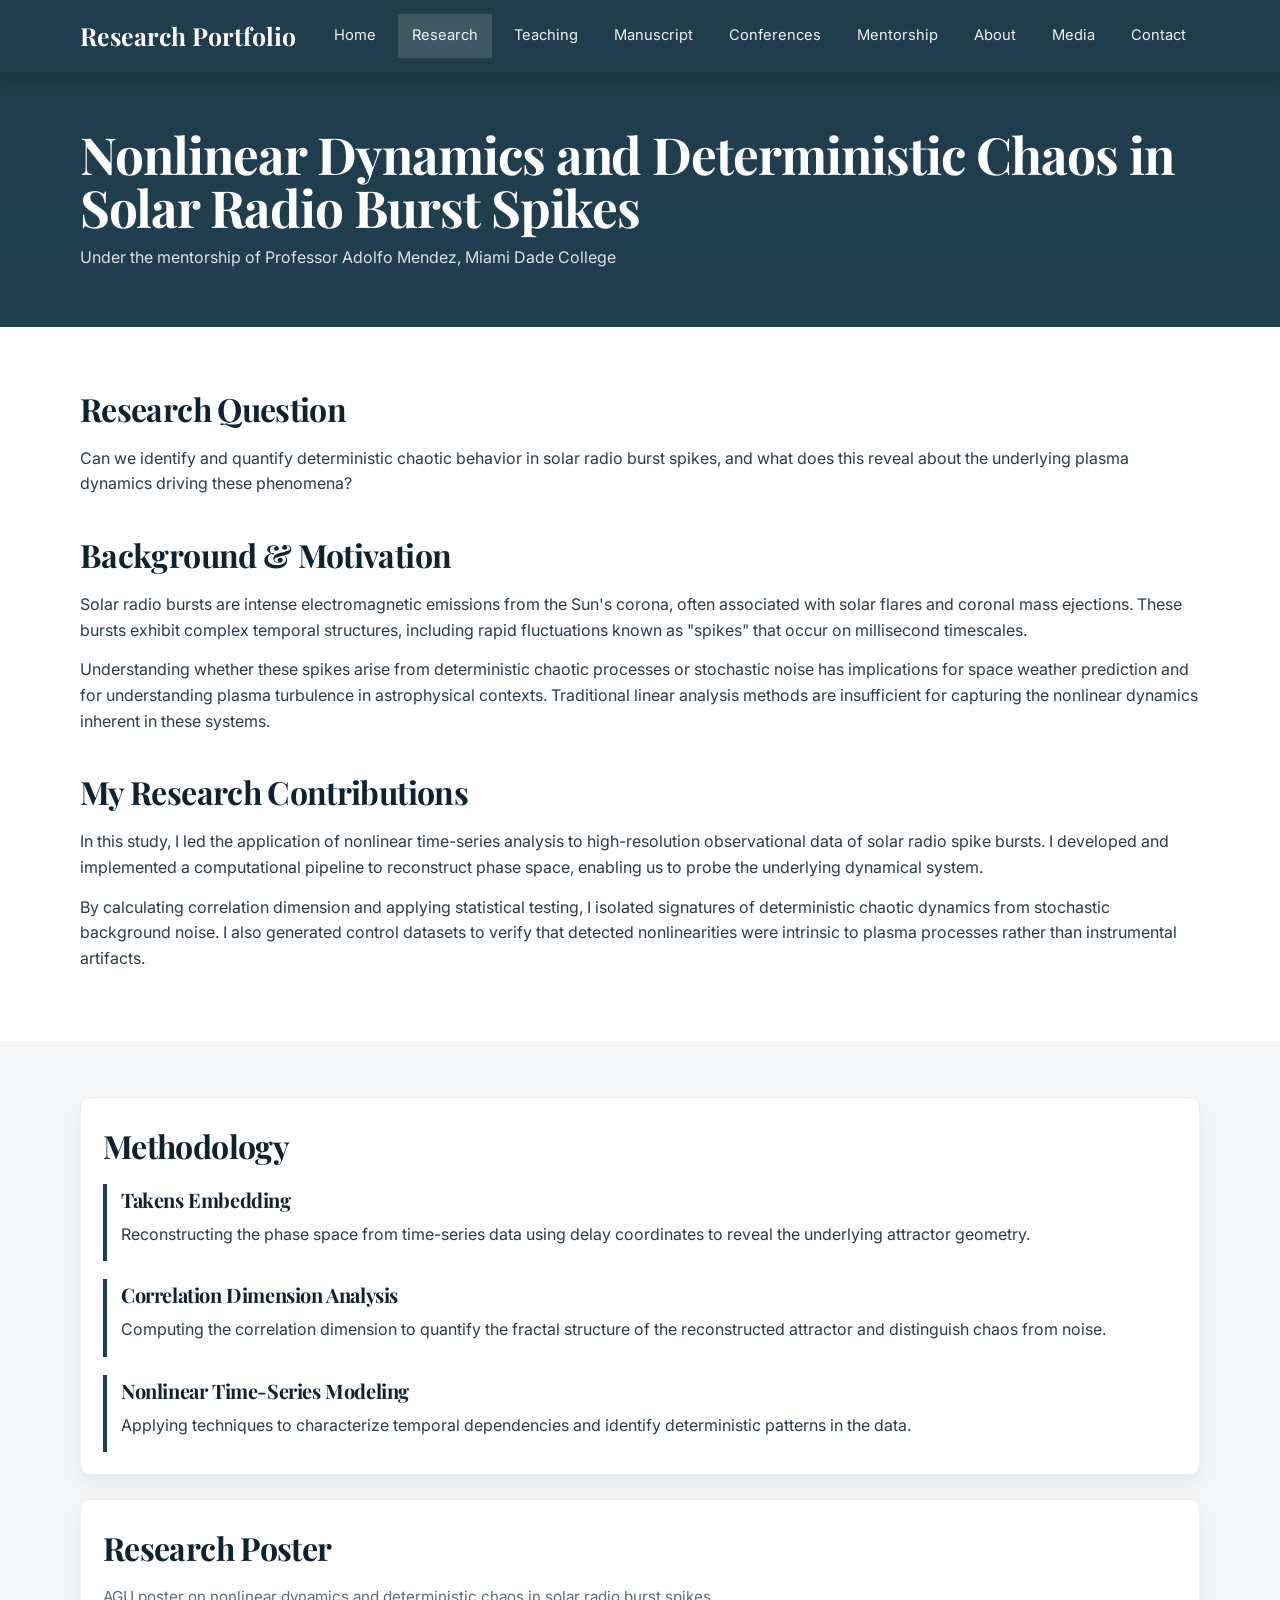
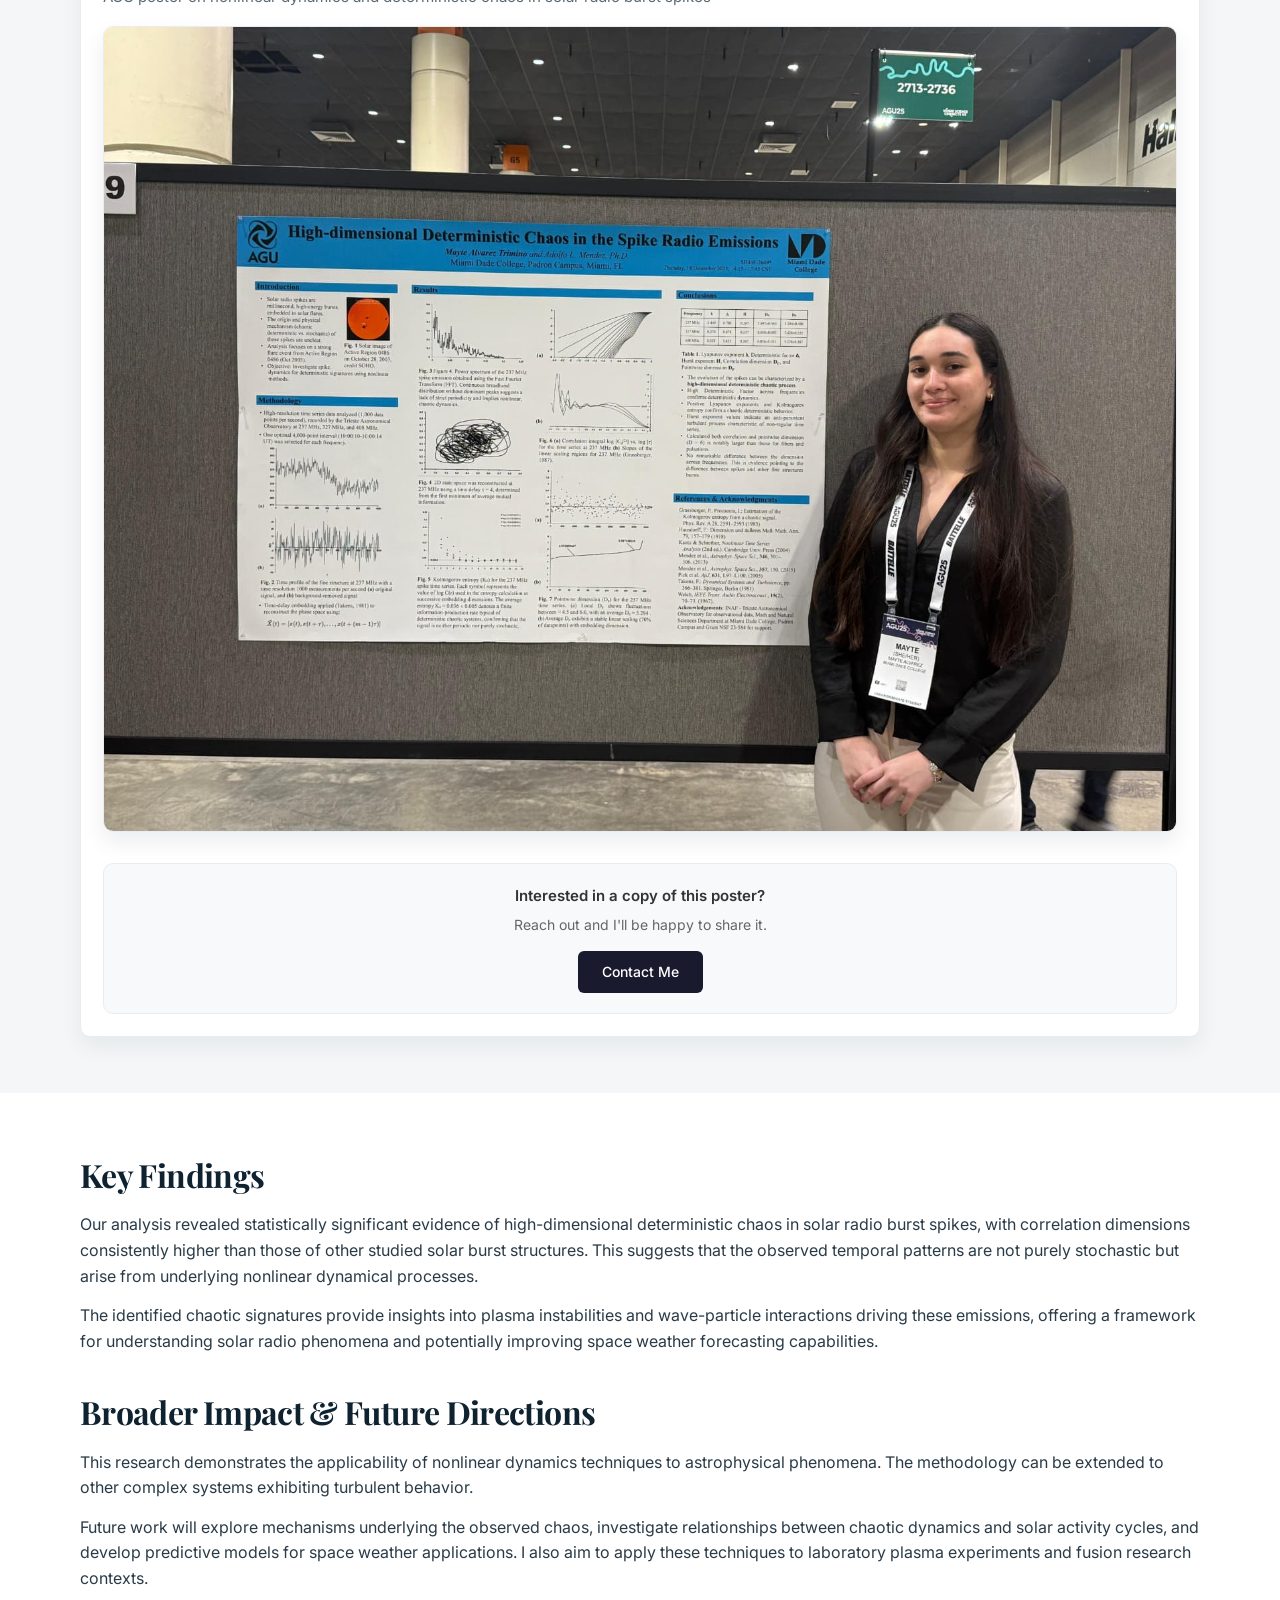
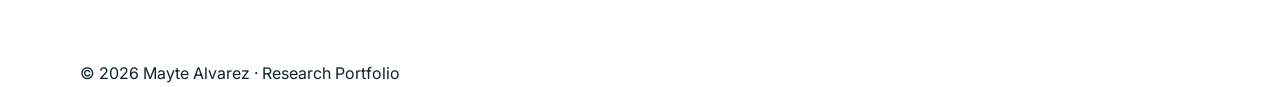
<file: research.html>
<!doctype html>
<html lang="en">
<head>
  <meta charset="utf-8" />
  <meta name="viewport" content="width=device-width, initial-scale=1" />
  <title>Research | Mayte Alvarez</title>

  <!-- Fonts -->
  <link rel="preconnect" href="https://fonts.googleapis.com">
  <link rel="preconnect" href="https://fonts.gstatic.com" crossorigin>
  <link href="https://fonts.googleapis.com/css2?family=Inter:wght@400;500;600&family=Playfair+Display:wght@600;700&display=swap" rel="stylesheet">

  <!-- CSS -->
  <link rel="stylesheet" href="style.css">
</head>
<body>

  <!-- NAV -->
  <header class="navbar">
    <div class="container nav-inner">
      <a class="brand" href="index.html">Research Portfolio</a>
      <nav class="menu">
        <a href="index.html">Home</a>
        <a href="research.html" class="active">Research</a>
        <a href="teaching.html">Teaching</a>
        <a href="manuscript.html">Manuscript</a>
        <a href="conferences.html">Conferences</a>
        <a href="mentorship.html">Mentorship</a>
        <a href="about.html">About</a>
        <a href="media.html">Media</a>
        <a href="contact.html">Contact</a>
      </nav>
    </div>
  </header>

  <main>
    <!-- Dark banner -->
    <section class="page-hero">
      <div class="container">
        <h1>Nonlinear Dynamics and Deterministic Chaos in Solar Radio Burst Spikes</h1>
        <p>Under the mentorship of Professor Adolfo Mendez, Miami Dade College</p>
      </div>
    </section>

    <!-- Research Question -->
    <section class="section">
      <div class="container">
        <h2>Research Question</h2>
        <p>Can we identify and quantify deterministic chaotic behavior in solar radio burst spikes, and what does this reveal about the underlying plasma dynamics driving these phenomena?</p>

        <div class="mt-32">
          <h2>Background &amp; Motivation</h2>
          <p>Solar radio bursts are intense electromagnetic emissions from the Sun&apos;s corona, often associated with solar flares and coronal mass ejections. These bursts exhibit complex temporal structures, including rapid fluctuations known as "spikes" that occur on millisecond timescales.</p>
          <p>Understanding whether these spikes arise from deterministic chaotic processes or stochastic noise has implications for space weather prediction and for understanding plasma turbulence in astrophysical contexts. Traditional linear analysis methods are insufficient for capturing the nonlinear dynamics inherent in these systems.</p>
        </div>

        <div class="mt-32">
          <h2>My Research Contributions</h2>
          <p>In this study, I led the application of nonlinear time-series analysis to high-resolution observational data of solar radio spike bursts. I developed and implemented a computational pipeline to reconstruct phase space, enabling us to probe the underlying dynamical system.</p>
          <p>By calculating correlation dimension and applying statistical testing, I isolated signatures of deterministic chaotic dynamics from stochastic background noise. I also generated control datasets to verify that detected nonlinearities were intrinsic to plasma processes rather than instrumental artifacts.</p>
        </div>
      </div>
    </section>

    <!-- Methodology block -->
    <section class="section soft">
      <div class="container">
        <div class="block">
          <h2>Methodology</h2>

          <div class="method-list">
            <div class="method-item">
              <h3>Takens Embedding</h3>
              <p>Reconstructing the phase space from time-series data using delay coordinates to reveal the underlying attractor geometry.</p>
            </div>

            <div class="method-item">
              <h3>Correlation Dimension Analysis</h3>
              <p>Computing the correlation dimension to quantify the fractal structure of the reconstructed attractor and distinguish chaos from noise.</p>
            </div>

            <div class="method-item">
              <h3>Nonlinear Time-Series Modeling</h3>
              <p>Applying techniques to characterize temporal dependencies and identify deterministic patterns in the data.</p>
            </div>
          </div>
        </div>

        <!-- Poster -->
        <div class="block poster-wrap mt-24">
          <h2>Research Poster</h2>
          <p class="kicker">AGU poster on nonlinear dynamics and deterministic chaos in solar radio burst spikes</p>

          <div class="mt-16">
            <img class="poster-img" src="poster-agu-2025.jpg" alt="AGU 2025 research poster">
          </div>

          <div style="margin-top:24px; padding:20px 24px; background:#f8f9fb; border:1px solid #e7edf2; border-radius:10px; text-align:center;">
            <p style="margin:0 0 6px; font-size:15px; color:#333; font-weight:600;">Interested in a copy of this poster?</p>
            <p style="margin:0 0 14px; font-size:14px; color:#666;">Reach out and I'll be happy to share it.</p>
            <a href="contact.html" style="display:inline-block; padding:10px 24px; background:#1a1a2e; color:#fff; border-radius:6px; text-decoration:none; font-size:14px; font-weight:500;">Contact Me</a>
          </div>
        </div>
      </div>
    </section>

    <!-- Findings + Impact -->
    <section class="section">
      <div class="container">
        <h2>Key Findings</h2>
        <p>Our analysis revealed statistically significant evidence of high-dimensional deterministic chaos in solar radio burst spikes, with correlation dimensions consistently higher than those of other studied solar burst structures. This suggests that the observed temporal patterns are not purely stochastic but arise from underlying nonlinear dynamical processes.</p>
        <p>The identified chaotic signatures provide insights into plasma instabilities and wave-particle interactions driving these emissions, offering a framework for understanding solar radio phenomena and potentially improving space weather forecasting capabilities.</p>

        <div class="mt-32">
          <h2>Broader Impact &amp; Future Directions</h2>
          <p>This research demonstrates the applicability of nonlinear dynamics techniques to astrophysical phenomena. The methodology can be extended to other complex systems exhibiting turbulent behavior.</p>
          <p>Future work will explore mechanisms underlying the observed chaos, investigate relationships between chaotic dynamics and solar activity cycles, and develop predictive models for space weather applications. I also aim to apply these techniques to laboratory plasma experiments and fusion research contexts.</p>
        </div>
      </div>
    </section>
  </main>

  <footer>
    <div class="container">
      <span>© <span id="y"></span> Mayte Alvarez · Research Portfolio</span>
    </div>
    <script>document.getElementById('y').textContent=new Date().getFullYear();</script>
  </footer>

</body>

</html>
</file>
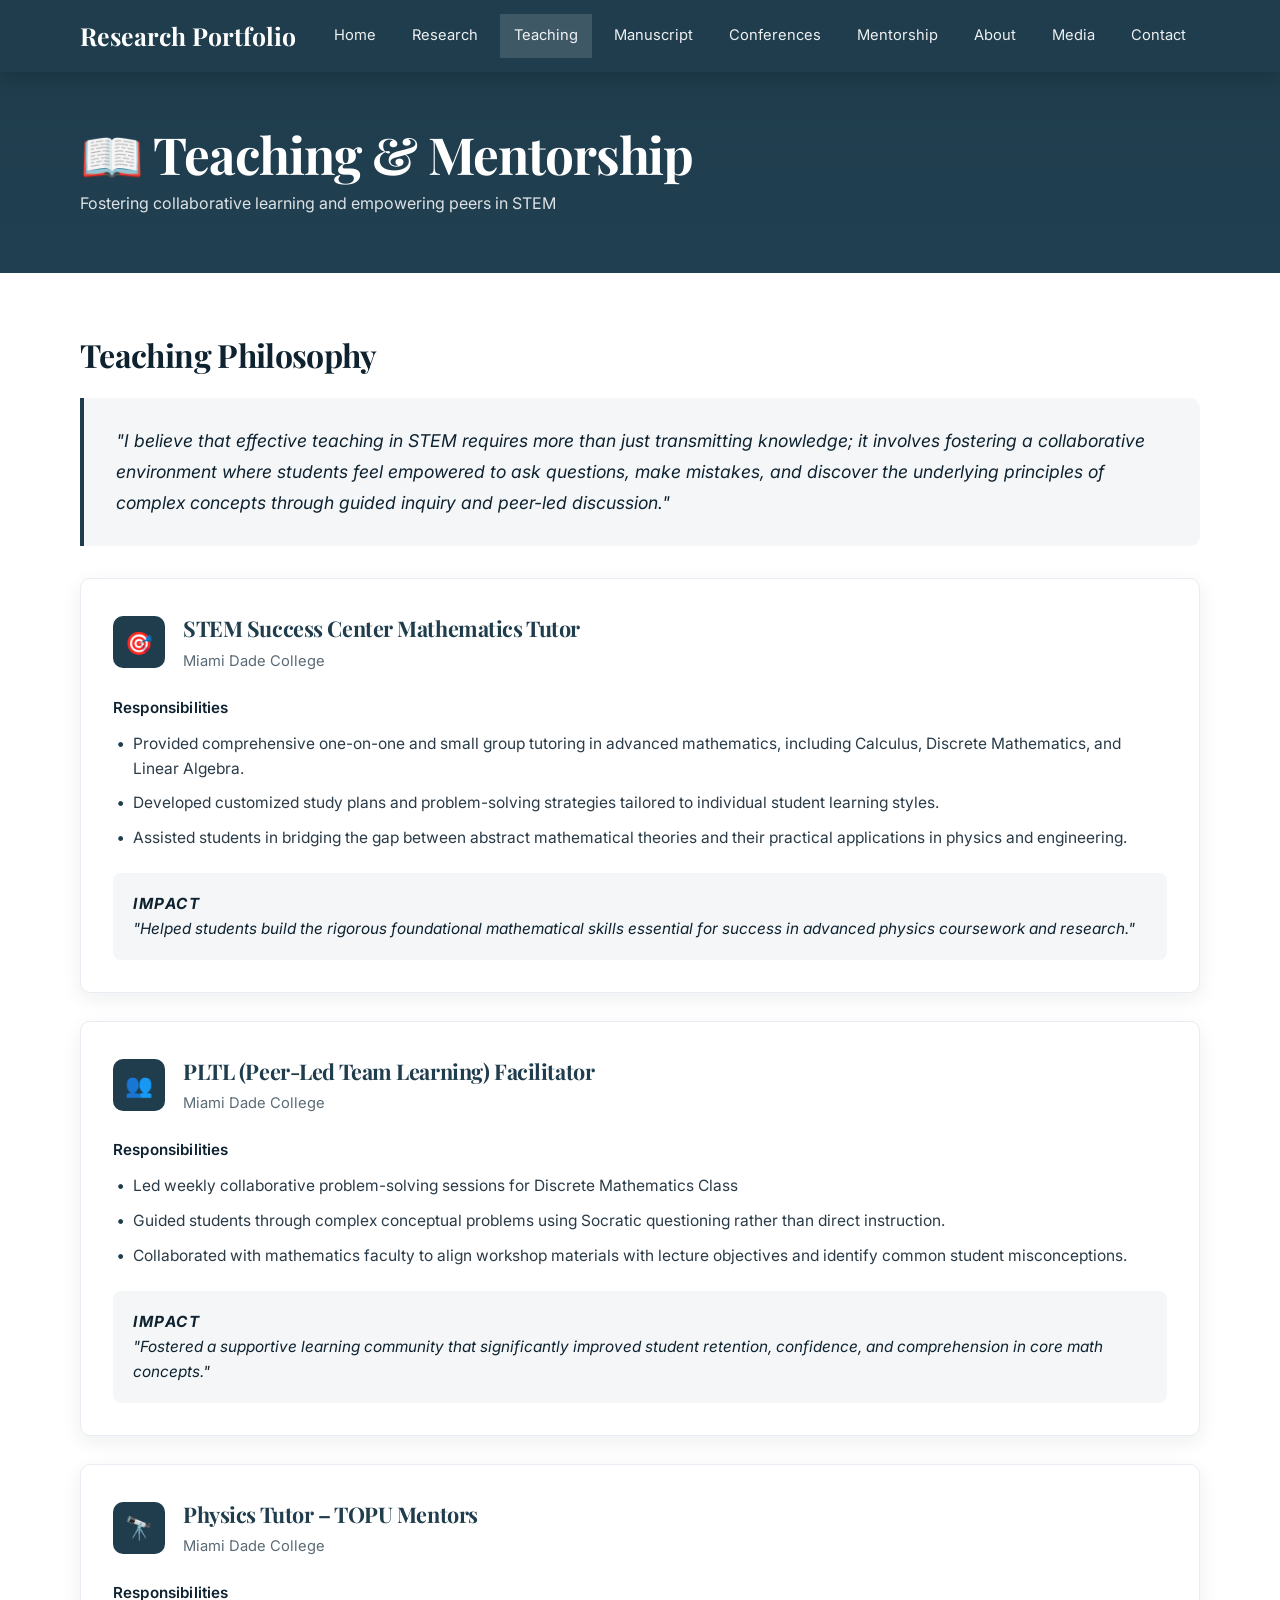
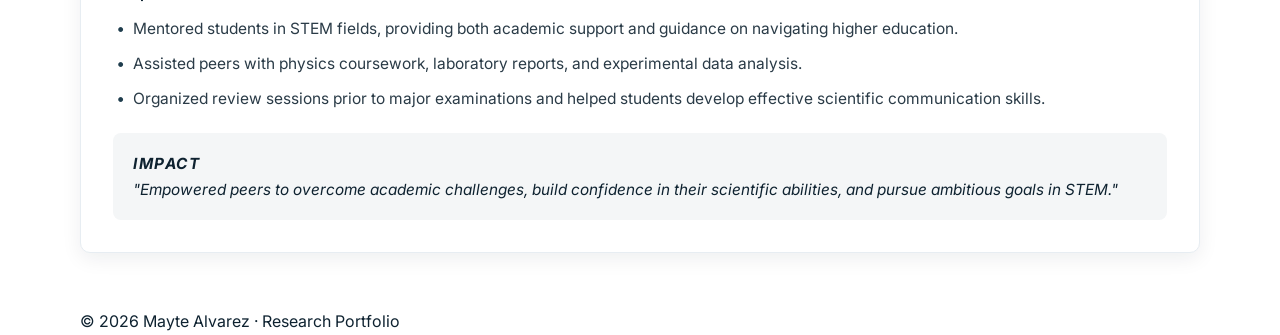
<file: teaching.html>
<!doctype html>
<html lang="en">
<head>
  <meta charset="utf-8" />
  <meta name="viewport" content="width=device-width, initial-scale=1" />
  <title>Teaching | Mayte Alvarez</title>
  <link rel="preconnect" href="https://fonts.googleapis.com">
  <link rel="preconnect" href="https://fonts.gstatic.com" crossorigin>
  <link href="https://fonts.googleapis.com/css2?family=Inter:wght@400;500;600&family=Playfair+Display:wght@600;700&display=swap" rel="stylesheet">
  <link rel="stylesheet" href="style.css">
  <style>
    /* ── Teaching-specific styles ── */
    .philosophy-block {
      border-left: 4px solid var(--navy);
      background: var(--soft);
      border-radius: 0 var(--radius) var(--radius) 0;
      padding: 28px 32px;
      margin-top: 18px;
    }
    .philosophy-block p {
      font-style: italic;
      font-size: 1.1rem;
      color: var(--ink);
      margin: 0;
      line-height: 1.75;
    }

    .role-cards {
      display: flex;
      flex-direction: column;
      gap: 28px;
      margin-top: 32px;
    }

    .role-card {
      background: var(--card);
      border: 1px solid var(--line);
      border-radius: var(--radius);
      padding: 32px;
      box-shadow: 0 6px 20px rgba(10,30,45,0.07);
    }

    .role-header {
      display: flex;
      align-items: center;
      gap: 18px;
      margin-bottom: 22px;
    }

    .role-icon {
      width: 52px;
      height: 52px;
      background: var(--navy);
      border-radius: 10px;
      display: flex;
      align-items: center;
      justify-content: center;
      flex-shrink: 0;
      font-size: 1.4rem;
    }

    .role-header-text h3 {
      margin: 0 0 4px;
      font-size: 1.35rem;
      color: var(--navy);
    }

    .role-header-text .institution {
      font-size: 0.92rem;
      color: var(--muted);
      margin: 0;
    }

    .role-section-label {
      font-weight: 600;
      font-size: 0.95rem;
      color: var(--ink);
      margin: 0 0 12px;
      letter-spacing: 0.01em;
    }

    .role-list {
      list-style: none;
      padding: 0;
      margin: 0 0 22px;
    }

    .role-list li {
      position: relative;
      padding-left: 20px;
      margin-bottom: 10px;
      color: #2a3b47;
      font-size: 0.97rem;
      line-height: 1.6;
    }

    .role-list li::before {
      content: "•";
      position: absolute;
      left: 4px;
      color: var(--navy);
      font-weight: 700;
    }

    .impact-box {
      background: var(--soft);
      border-radius: 8px;
      padding: 18px 20px;
    }

    .impact-label {
      font-size: 0.75rem;
      font-weight: 700;
      letter-spacing: 0.1em;
      text-transform: uppercase;
      color: var(--muted);
      margin: 0 0 8px;
    }

    .impact-box p {
      font-style: italic;
      font-size: 0.96rem;
      color: var(--ink);
      margin: 0;
      line-height: 1.65;
    }
  </style>
</head>
<body>

  <!-- NAV -->
  <header class="navbar">
    <div class="container nav-inner">
      <a class="brand" href="index.html">Research Portfolio</a>
      <nav class="menu">
        <a href="index.html">Home</a>
        <a href="research.html">Research</a>
        <a href="teaching.html" class="active">Teaching</a>
        <a href="manuscript.html">Manuscript</a>
        <a href="conferences.html">Conferences</a>
        <a href="mentorship.html">Mentorship</a>
        <a href="about.html">About</a>
        <a href="media.html">Media</a>
        <a href="contact.html">Contact</a>
      </nav>
    </div>
  </header>

  <main>

    <!-- Hero banner -->
    <section class="page-hero">
      <div class="container">
        <h1>📖 Teaching &amp; Mentorship</h1>
        <p>Fostering collaborative learning and empowering peers in STEM</p>
      </div>
    </section>

    <!-- Teaching Philosophy -->
    <section class="section">
      <div class="container">
        <h2>Teaching Philosophy</h2>
        <div class="philosophy-block">
          <p>"I believe that effective teaching in STEM requires more than just transmitting knowledge; it involves fostering a collaborative environment where students feel empowered to ask questions, make mistakes, and discover the underlying principles of complex concepts through guided inquiry and peer-led discussion."</p>
        </div>

        <!-- Role Cards -->
        <div class="role-cards">

          <!-- STEM Success Center Mathematics Tutor -->
          <div class="role-card">
            <div class="role-header">
              <div class="role-icon">🎯</div>
              <div class="role-header-text">
                <h3>STEM Success Center Mathematics Tutor</h3>
                <p class="institution">Miami Dade College</p>
              </div>
            </div>

            <p class="role-section-label">Responsibilities</p>
            <ul class="role-list">
              <li>Provided comprehensive one-on-one and small group tutoring in advanced mathematics, including Calculus, Discrete Mathematics, and Linear Algebra.</li>
              <li>Developed customized study plans and problem-solving strategies tailored to individual student learning styles.</li>
              <li>Assisted students in bridging the gap between abstract mathematical theories and their practical applications in physics and engineering.</li>
            </ul>

            <div class="impact-box">
              <p class="impact-label">Impact</p>
              <p>"Helped students build the rigorous foundational mathematical skills essential for success in advanced physics coursework and research."</p>
            </div>
          </div>

          <!-- PLTL Facilitator -->
          <div class="role-card">
            <div class="role-header">
              <div class="role-icon">👥</div>
              <div class="role-header-text">
                <h3>PLTL (Peer-Led Team Learning) Facilitator</h3>
                <p class="institution">Miami Dade College</p>
              </div>
            </div>

            <p class="role-section-label">Responsibilities</p>
            <ul class="role-list">
              <li>Led weekly collaborative problem-solving sessions for Discrete Mathematics Class</li>
              <li>Guided students through complex conceptual problems using Socratic questioning rather than direct instruction.</li>
              <li>Collaborated with mathematics faculty to align workshop materials with lecture objectives and identify common student misconceptions.</li>
            </ul>

            <div class="impact-box">
              <p class="impact-label">Impact</p>
              <p>"Fostered a supportive learning community that significantly improved student retention, confidence, and comprehension in core math concepts."</p>
            </div>
          </div>

          <!-- Physics Tutor - TOPU Mentors -->
          <div class="role-card">
            <div class="role-header">
              <div class="role-icon">🔭</div>
              <div class="role-header-text">
                <h3>Physics Tutor – TOPU Mentors</h3>
                <p class="institution">Miami Dade College</p>
              </div>
            </div>

            <p class="role-section-label">Responsibilities</p>
            <ul class="role-list">
              <li>Mentored students in STEM fields, providing both academic support and guidance on navigating higher education.</li>
              <li>Assisted peers with physics coursework, laboratory reports, and experimental data analysis.</li>
              <li>Organized review sessions prior to major examinations and helped students develop effective scientific communication skills.</li>
            </ul>

            <div class="impact-box">
              <p class="impact-label">Impact</p>
              <p>"Empowered peers to overcome academic challenges, build confidence in their scientific abilities, and pursue ambitious goals in STEM."</p>
            </div>
          </div>

        </div><!-- /role-cards -->
      </div>
    </section>

  </main>

  <footer>
    <div class="container">
      <span>© <span id="y"></span> Mayte Alvarez · Research Portfolio</span>
    </div>
    <script>document.getElementById('y').textContent=new Date().getFullYear();</script>
  </footer>

</body>

</html>
</file>
<file: style.css>
:root{
  --navy:#1f3d4d;
  --navy2:#24495c;
  --ink:#0e2230;
  --muted:#5b6b76;
  --bg:#ffffff;
  --soft:#f4f6f7;
  --card:#ffffff;
  --line:#e7edf2;
  --shadow: 0 10px 28px rgba(10, 30, 45, 0.12);
  --radius: 10px;
  --max: 1120px;
}

*{box-sizing:border-box}
html{scroll-behavior:smooth}
body{
  margin:0;
  font-family: "Inter", system-ui, -apple-system, Segoe UI, Roboto, Arial, sans-serif;
  color: var(--ink);
  background: var(--bg);
  line-height:1.6;
}

h1,h2,h3{
  font-family: "Playfair Display", Georgia, serif;
  margin: 0 0 12px;
  letter-spacing: -0.02em;
}
h1{font-size: clamp(2.4rem, 4vw, 3.8rem); line-height:1.05}
h2{font-size: clamp(1.7rem, 2.5vw, 2.4rem)}
h3{font-size: 1.25rem}

p{margin: 0 0 14px; color:#2a3b47}

.container{
  width: min(var(--max), calc(100% - 40px));
  margin: 0 auto;
}

header.navbar{
  position: sticky;
  top: 0;
  z-index: 50;
  background: var(--navy);
  box-shadow: 0 6px 18px rgba(0,0,0,0.18);
}
.nav-inner{
  display:flex;
  align-items:center;
  justify-content:space-between;
  padding: 14px 0;
}
.brand{
  font-family: "Playfair Display", Georgia, serif;
  font-weight:700;
  color:#fff;
  font-size: 1.55rem;
  text-decoration:none;
}
.menu{
  display:flex;
  gap: 8px;
}
.menu a{
  color: rgba(255,255,255,0.92);
  text-decoration:none;
  font-size: 0.92rem;
  padding: 10px 14px;
}
.menu a:hover{background: rgba(255,255,255,0.08)}
.menu a.active{background: rgba(255,255,255,0.14)}

.hero-grid{
  display:grid;
  grid-template-columns: 1.1fr 0.9fr;
  gap: 48px;
  align-items:center;
  padding: 46px 0 36px;
}

.hero-title{
  font-family: "Playfair Display", Georgia, serif;
  color: var(--navy);
}

.hero-sub{
  font-size: 1.15rem;
  color:#2b3b46;
  margin: 10px 0 18px;
}

.btn{
  display:inline-block;
  padding: 12px 18px;
  background: var(--navy);
  color:#fff;
  text-decoration:none;
}

.portrait{
  width: 330px;
  border-radius: 999px;
  object-fit: cover;
}

.cards3{
  display:grid;
  grid-template-columns: repeat(3, 1fr);
  gap: 22px;
  margin-top: 22px;
}
.card{
  background: var(--card);
  border: 1px solid var(--line);
  padding: 22px;
}
.section{
  padding: 56px 0;
}
.soft{
  background: var(--soft);
}

@media (max-width: 900px){
  .hero-grid{grid-template-columns:1fr}
  .cards3{grid-template-columns:1fr}
}
/* ===== Page hero banner (dark strip like your screenshots) ===== */
.page-hero{
  background: linear-gradient(180deg, var(--navy) 0%, #203f50 100%);
  color:#fff;
  padding: 56px 0;
}
.page-hero h1{color:#fff; margin-bottom:10px}
.page-hero p{color: rgba(255,255,255,0.85); margin:0}

/* ===== Content blocks ===== */
.block{
  background: var(--card);
  border: 1px solid var(--line);
  border-radius: var(--radius);
  padding: 22px;
  box-shadow: 0 10px 22px rgba(10,30,45,0.06);
}

.kicker{color: var(--muted); font-size: 0.95rem; margin-top:6px}

/* Methodology list with vertical bar like your screenshot */
.method-list{display:grid; gap:18px; margin-top: 12px}
.method-item{
  border-left: 4px solid var(--navy);
  padding-left: 14px;
}
.method-item h3{margin:0 0 6px}

/* Poster section */
.poster-wrap{margin-top: 18px}
.poster-img{
  width:100%;
  border:1px solid var(--line);
  border-radius: var(--radius);
  box-shadow: 0 10px 22px rgba(10,30,45,0.08);
}

/* Simple spacing helpers */
.mt-16{margin-top:16px}
.mt-24{margin-top:24px}
.mt-32{margin-top:32px}
/* =========================
   Conferences Timeline
   ========================= */

.timeline{
  position: relative;
  display: flex;
  flex-direction: column;
  gap: 34px;
  margin-top: 18px;
}

/* center vertical line */
.timeline::before{
  content:"";
  position:absolute;
  left: calc(50% - 1px);
  top: 8px;
  bottom: 8px;
  width: 2px;
  background: var(--line);
}

/* each item is 2 columns */
.timeline-item{
  position: relative;
  display: grid;
  grid-template-columns: 1fr 1fr;
  gap: 28px;
  align-items: start;
}

/* dot on the center line */
.timeline-item::before{
  content:"";
  position:absolute;
  left: calc(50% - 6px);
  top: 22px;
  width: 12px;
  height: 12px;
  border-radius: 999px;
  background: var(--navy);
  border: 3px solid #ffffff;
  box-shadow: 0 0 0 1px var(--line);
}

/* ── ODD items: photo LEFT, text RIGHT ── */
.timeline-item:nth-child(odd) .timeline-left{
  order: 2;
  padding-left: 28px;
  padding-right: 0;
  text-align: left;
}

.timeline-item:nth-child(odd) .timeline-right{
  order: 1;
  padding-right: 28px;
  padding-left: 0;
  justify-content: flex-end;
}

/* ── EVEN items: text LEFT, photo RIGHT ── */
.timeline-item:nth-child(even) .timeline-left{
  order: 1;
  padding-right: 28px;
  padding-left: 0;
  text-align: right;
}

.timeline-item:nth-child(even) .timeline-left .timeline-date,
.timeline-item:nth-child(even) .timeline-left .timeline-loc{
  justify-content: flex-end;
}

.timeline-item:nth-child(even) .timeline-left .timeline-text{
  margin-left: auto;
}

.timeline-item:nth-child(even) .timeline-left .mt-16{
  display: flex;
  justify-content: flex-end;
}

.timeline-item:nth-child(even) .timeline-right{
  order: 2;
  padding-left: 28px;
  padding-right: 0;
  justify-content: flex-start;
}

/* shared */
.timeline-left{
  display: flex;
  flex-direction: column;
}

.timeline-right{
  display: flex;
  justify-content: center;
}

/* typography */
.timeline-date{
  font-size: 14px;
  color: var(--muted);
  display: inline-flex;
  align-items: center;
  gap: 8px;
  margin-bottom: 8px;
}

.timeline-title{
  margin: 0 0 10px 0;
  font-size: 1.3rem;
  line-height: 1.2;
}

.timeline-loc{
  color: var(--muted);
  font-size: 14px;
  display: inline-flex;
  align-items: center;
  gap: 8px;
  margin-bottom: 10px;
}

.timeline-text{
  margin: 0 0 14px;
  color: var(--ink);
  max-width: 52ch;
}

/* image card */
.timeline-photo{
  width: 100%;
  max-width: 520px;
  aspect-ratio: 16 / 10;
  background: #f3f6f9;
  border: 1px solid var(--line);
  border-radius: 14px;
  overflow: hidden;
  box-shadow: var(--shadow);
}

.timeline-photo img{
  width: 100%;
  height: 100%;
  object-fit: cover;
  display: block;
}

.timeline-photo--empty{
  display: flex;
  align-items: center;
  justify-content: center;
  color: var(--muted);
  font-size: 0.9rem;
}

/* responsive: stack */
@media (max-width: 900px){
  .timeline::before{
    left: 12px;
  }

  .timeline-item{
    grid-template-columns: 1fr;
    gap: 14px;
    padding-left: 28px;
  }

  .timeline-item::before{
    left: 6px;
    top: 18px;
  }

  .timeline-item:nth-child(odd) .timeline-left,
  .timeline-item:nth-child(even) .timeline-left{
    order: 2;
    padding: 0;
    text-align: left;
  }

  .timeline-item:nth-child(odd) .timeline-right,
  .timeline-item:nth-child(even) .timeline-right{
    order: 1;
    padding: 0;
    justify-content: flex-start;
  }

  .timeline-item:nth-child(even) .timeline-left .timeline-date,
  .timeline-item:nth-child(even) .timeline-left .timeline-loc{
    justify-content: flex-start;
  }

  .timeline-item:nth-child(even) .timeline-left .mt-16{
    justify-content: flex-start;
  }

  .timeline-photo{
    max-width: 100%;
  }
}
</file>
